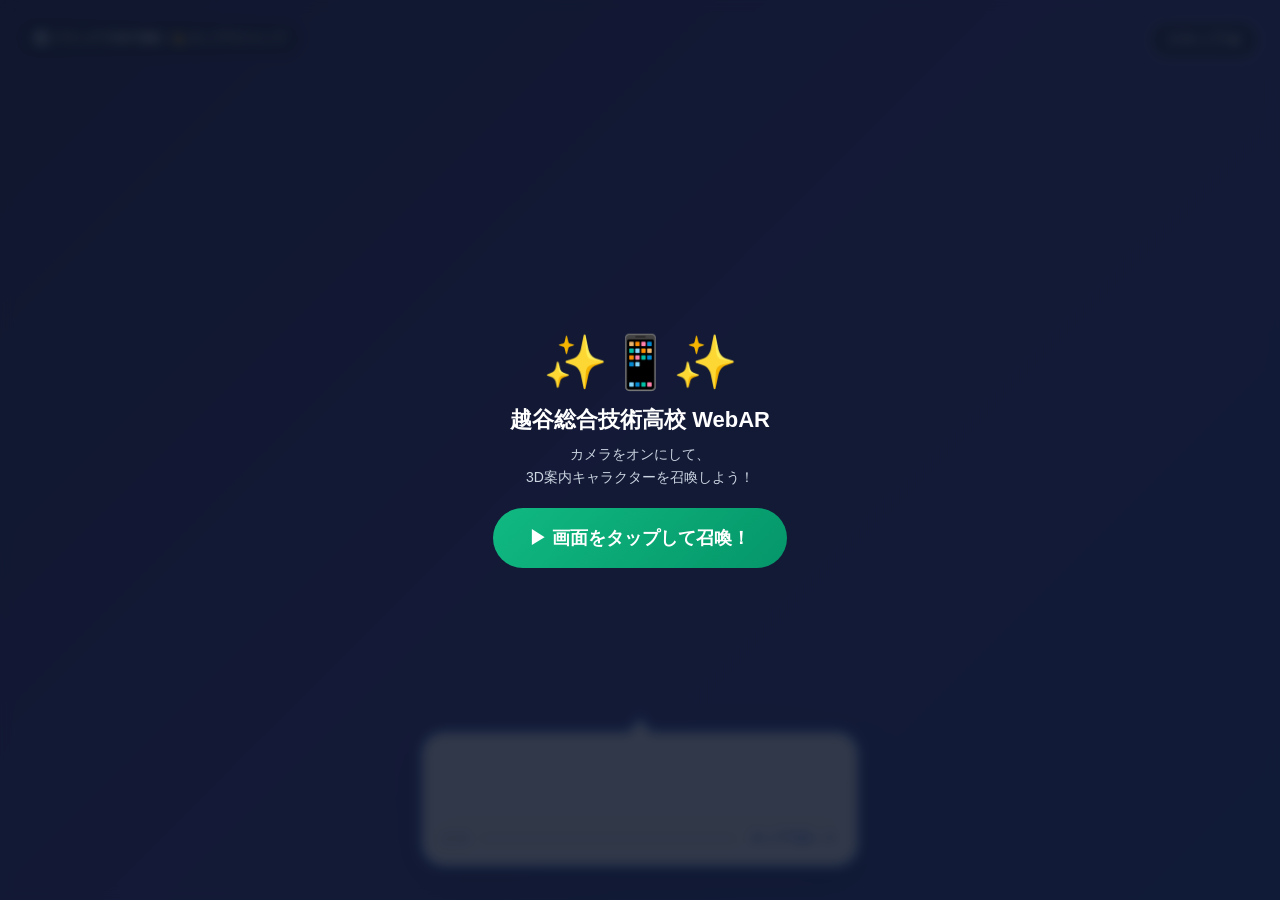
<file: index.html>
<!DOCTYPE html>
<html lang="ja">
<head>
    <meta charset="utf-8">
    <meta name="viewport" content="width=device-width, initial-scale=1.0, maximum-scale=1.0, user-scalable=no">
    <title>AR コシソウGO - ようこそ！</title>
    <script src="https://aframe.io/releases/1.4.2/aframe.min.js"></script>
    <style>
        * {
            box-sizing: border-box;
            margin: 0;
            padding: 0;
            -webkit-tap-highlight-color: transparent;
            font-family: 'Hiragino Kaku Gothic ProN', 'Meiryo', sans-serif;
        }

        html, body {
            width: 100vw;
            height: 100vh;
            height: 100dvh;
            overflow: hidden;
            background: linear-gradient(135deg, #1e1b4b 0%, #312e81 50%, #1e3a8a 100%);
        }

        /* 背面カメラ映像 */
        #camera-bg {
            position: fixed;
            top: 0; left: 0;
            width: 100vw; height: 100vh; height: 100dvh;
            object-fit: cover;
            z-index: 1;
        }

        /* 出現・突撃時のフラッシュ演出 */
        #summon-flash {
            position: fixed;
            top: 0; left: 0;
            width: 100vw; height: 100vh; height: 100dvh;
            background: radial-gradient(circle, rgba(255,255,255,1) 0%, rgba(186,230,253,0.9) 100%);
            opacity: 0;
            pointer-events: none;
            z-index: 250;
            transition: opacity 0.35s ease-out;
        }

        /* カメラ許可ボタン */
        #tap-to-start {
            position: fixed;
            top: 0; left: 0;
            width: 100vw; height: 100vh; height: 100dvh;
            background: rgba(15, 23, 42, 0.85);
            backdrop-filter: blur(6px);
            z-index: 300;
            display: flex;
            flex-direction: column;
            align-items: center;
            justify-content: center;
            color: #ffffff;
            text-align: center;
            padding: 24px;
            cursor: pointer;
        }

        .pulse-btn {
            background: linear-gradient(135deg, #10b981, #059669);
            color: white;
            border: none;
            border-radius: 30px;
            padding: 18px 36px;
            font-size: 18px;
            font-weight: 800;
            box-shadow: 0 0 0 0 rgba(16, 185, 129, 0.7);
            animation: pulse 1.8s infinite;
            margin-top: 20px;
        }

        @keyframes pulse {
            0%   { box-shadow: 0 0 0 0 rgba(16, 185, 129, 0.7); }
            70%  { box-shadow: 0 0 0 18px rgba(16, 185, 129, 0); }
            100% { box-shadow: 0 0 0 0 rgba(16, 185, 129, 0); }
        }

        /* A-Frame 3D空間 */
        a-scene {
            position: fixed !important;
            top: 0; left: 0;
            width: 100vw !important; height: 100vh !important; height: 100dvh !important;
            z-index: 2;
        }

        /* 3D操作ヒントバッジ */
        .rotate-hint {
            position: fixed;
            top: 22px;
            left: 20px;
            z-index: 150;
            background: rgba(15, 23, 42, 0.65);
            color: #f8fafc;
            padding: 8px 14px;
            border-radius: 20px;
            font-size: 12px;
            font-weight: 700;
            backdrop-filter: blur(4px);
            pointer-events: none;
        }

        /* 右上のスキップボタン */
        .skip-btn {
            position: fixed;
            top: 20px;
            right: 20px;
            z-index: 200;
            background: rgba(15, 23, 42, 0.72);
            color: #ffffff;
            border: 1.5px solid rgba(255, 255, 255, 0.85);
            padding: 10px 18px;
            border-radius: 24px;
            font-size: 14px;
            font-weight: 800;
            text-decoration: none;
            backdrop-filter: blur(4px);
        }

        /* 吹き出しエリア */
        .dialogue-wrapper {
            position: fixed;
            bottom: 32px;
            left: 50%;
            transform: translateX(-50%);
            width: 92%;
            max-width: 440px;
            z-index: 150;
            cursor: pointer;
            transition: opacity 0.25s ease;
        }

        .speech-bubble {
            position: relative;
            background: rgba(255, 255, 255, 0.96);
            border: 3.5px solid #3b82f6;
            border-radius: 24px;
            padding: 22px 20px 18px;
            box-shadow: 0 14px 35px rgba(0, 0, 0, 0.3);
            color: #1e293b;
        }

        .speech-bubble::before {
            content: "";
            position: absolute;
            top: -18px;
            left: 50%;
            transform: translateX(-50%);
            border-width: 0 14px 18px 14px;
            border-style: solid;
            border-color: transparent transparent #3b82f6 transparent;
        }
        .speech-bubble::after {
            content: "";
            position: absolute;
            top: -13px;
            left: 50%;
            transform: translateX(-50%);
            border-width: 0 11px 14px 11px;
            border-style: solid;
            border-color: transparent transparent #ffffff transparent;
        }

        .speaker-badge {
            position: absolute;
            top: -15px;
            left: 18px;
            background: linear-gradient(135deg, #2563eb, #1d4ed8);
            color: #ffffff;
            font-size: 12px;
            font-weight: 800;
            padding: 4px 14px;
            border-radius: 14px;
            box-shadow: 0 4px 10px rgba(37, 99, 235, 0.35);
        }

        .dialogue-text {
            font-size: 16px;
            font-weight: 700;
            line-height: 1.65;
            min-height: 54px;
            color: #0f172a;
        }

        .dialogue-footer {
            display: flex;
            align-items: center;
            justify-content: space-between;
            margin-top: 12px;
            padding-top: 8px;
            border-top: 1px solid #e2e8f0;
            font-size: 12px;
            color: #64748b;
            font-weight: 700;
        }

        .progress-track {
            flex: 1;
            height: 5px;
            background: #e2e8f0;
            border-radius: 4px;
            overflow: hidden;
            margin: 0 12px;
        }

        .progress-fill {
            height: 100%;
            width: 0%;
            background: #3b82f6;
            border-radius: 4px;
        }

        .next-arrow {
            color: #2563eb;
            animation: bounceArrow 0.8s infinite alternate;
        }

        @keyframes bounceArrow {
            0%   { transform: translateY(0); }
            100% { transform: translateY(3px); }
        }
    </style>
</head>
<body>

    <video id="camera-bg" autoplay playsinline muted></video>
    <div id="summon-flash"></div>

    <div id="tap-to-start" onclick="startIntroExperience()">
        <div style="font-size: 52px; margin-bottom: 12px;">✨📱✨</div>
        <h2 style="font-size: 22px; margin-bottom: 8px;">越谷総合技術高校 WebAR</h2>
        <p style="font-size: 14px; color: #cbd5e1; line-height: 1.6;">
            カメラをオンにして、<br>3D案内キャラクターを召喚しよう！
        </p>
        <button class="pulse-btn">▶ 画面をタップして召喚！</button>
    </div>

    <div class="rotate-hint">🔄 ドラッグで360°回転 / 👆 タップでジャンプ</div>
    <a href="./vps.html" class="skip-btn">スキップ ⏭</a>

    <!-- 3D空間 -->
    <a-scene
        id="intro-scene"
        embedded
        renderer="alpha: true; colorManagement: true; antialias: true;"
        vr-mode-ui="enabled: false"
        device-orientation-permission-ui="enabled: false">

        <a-camera position="0 1.4 4.2" look-controls="enabled: false"></a-camera>

        <a-entity light="type: ambient; color: #ffffff; intensity: 1.15;"></a-entity>
        <a-entity light="type: directional; color: #ffffff; intensity: 1.6;" position="2.5 4 3"></a-entity>
        <a-entity light="type: directional; color: #38bdf8; intensity: 0.9;" position="-3 1.5 -2"></a-entity>

        <!-- キャラクター全体グループ -->
        <a-entity id="char-wrapper" position="0 1.15 -4" rotation="0 0 0" scale="0.01 0.01 0.01">
            <a-entity
                id="guide-char"
                gltf-model="maya/syougyou3.glb"
                position="0 0 0"
                scale="0.55 0.55 0.55">
            </a-entity>
            <a-entity id="fx-container" position="0 0.3 0"></a-entity>
        </a-entity>

        <!-- 足元の光の魔法陣 -->
        <a-ring
            id="magic-ring-outer"
            position="0 0.66 0"
            rotation="-90 0 0"
            radius-inner="0.72"
            radius-outer="0.82"
            material="color: #38bdf8; opacity: 0.85; transparent: true; shader: flat;"
            animation="property: rotation; from: -90 0 0; to: -90 360 0; dur: 4000; loop: true; easing: linear">
        </a-ring>
        <a-ring
            id="magic-ring-inner"
            position="0 0.67 0"
            rotation="-90 0 0"
            radius-inner="0.45"
            radius-outer="0.52"
            material="color: #facc15; opacity: 0.8; transparent: true; shader: flat;"
            animation="property: rotation; from: -90 360 0; to: -90 0 0; dur: 2800; loop: true; easing: linear">
        </a-ring>
    </a-scene>

    <!-- 吹き出し -->
    <div class="dialogue-wrapper" id="dialogue-wrapper" onclick="handleBubbleTap()">
        <div class="speech-bubble">
            <div class="dialogue-text" id="dialogue-text"></div>
            <div class="dialogue-footer">
                <span id="page-indicator">1 / 4</span>
                <div class="progress-track">
                    <div class="progress-fill" id="progress-fill"></div>
                </div>
                <span class="next-arrow" id="next-label">タップで次へ ▼</span>
            </div>
        </div>
    </div>

<script>
    const scripts = [
        "ジャジャーン！！越谷総合技術高校へようこそ！\nぼくが「AR コシソウGO」の案内をするよ！",
        "「AR（拡張現実）」っていうのは、今映っている現実のカメラに、こうして3Dのキャラが目の前に飛び出してくる技術なんだ！",
        "ぼくのことも指でスワイプすると360度ぐるぐる回せるよ！裏側まで立体になっているのがわかるかな？",
        "準備はいいかな？それじゃあ、さっそく体験画面へ出発しよう！"
    ];

    const charWrapper = document.getElementById('char-wrapper');
    const charEl = document.getElementById('guide-char');
    const fxContainer = document.getElementById('fx-container');
    const dialogueWrapper = document.getElementById('dialogue-wrapper');
    const textEl = document.getElementById('dialogue-text');
    const pageEl = document.getElementById('page-indicator');
    const progressEl = document.getElementById('progress-fill');
    const nextLabelEl = document.getElementById('next-label');

    let currentIndex = 0;
    let charTimer = null;
    let autoNextTimer = null;
    let talkBounceTimer = null;
    let isTyping = false;
    let hasStarted = false;
    let isTransitioning = false;
    let audioCtx = null;
    let rotY = 0;

    async function openAnyCamera() {
        const videoEl = document.getElementById('camera-bg');
        try {
            const stream = await navigator.mediaDevices.getUserMedia({
                video: { facingMode: { ideal: 'environment' } },
                audio: false
            });
            videoEl.srcObject = stream;
            await videoEl.play();
            return true;
        } catch (e1) {
            try {
                const fallbackStream = await navigator.mediaDevices.getUserMedia({
                    video: true,
                    audio: false
                });
                videoEl.srcObject = fallbackStream;
                await videoEl.play();
                return true;
            } catch (e2) {
                return false;
            }
        }
    }

    function playSummonSound() {
        try {
            if (!audioCtx) audioCtx = new (window.AudioContext || window.webkitAudioContext)();
            if (audioCtx.state === 'suspended') audioCtx.resume();

            const now = audioCtx.currentTime;
            const freqs = [523.25, 659.25, 783.99, 1046.50];
            freqs.forEach((f, idx) => {
                const osc = audioCtx.createOscillator();
                const gain = audioCtx.createGain();
                osc.type = 'triangle';
                osc.frequency.setValueAtTime(f, now + idx * 0.06);
                gain.gain.setValueAtTime(0.14, now + idx * 0.06);
                gain.gain.exponentialRampToValueAtTime(0.001, now + idx * 0.06 + 0.35);
                osc.connect(gain);
                gain.connect(audioCtx.destination);
                osc.start(now + idx * 0.06);
                osc.stop(now + idx * 0.06 + 0.35);
            });
        } catch (e) {}
    }

    // カメラへ飛び込むときのヒューン！というワープ音
    function playWarpRushSound() {
        try {
            if (!audioCtx) audioCtx = new (window.AudioContext || window.webkitAudioContext)();
            if (audioCtx.state === 'suspended') audioCtx.resume();

            const now = audioCtx.currentTime;
            const osc = audioCtx.createOscillator();
            const gain = audioCtx.createGain();
            osc.type = 'sine';
            osc.frequency.setValueAtTime(320, now);
            osc.frequency.exponentialRampToValueAtTime(1400, now + 0.45);
            gain.gain.setValueAtTime(0.16, now);
            gain.gain.exponentialRampToValueAtTime(0.01, now + 0.48);
            osc.connect(gain);
            gain.connect(audioCtx.destination);
            osc.start(now);
            osc.stop(now + 0.5);
        } catch (e) {}
    }

    function playVoiceBlip() {
        try {
            if (!audioCtx) audioCtx = new (window.AudioContext || window.webkitAudioContext)();
            if (audioCtx.state === 'suspended') audioCtx.resume();

            const osc = audioCtx.createOscillator();
            const gain = audioCtx.createGain();
            osc.type = 'sine';
            osc.frequency.setValueAtTime(520 + Math.random() * 140, audioCtx.currentTime);
            gain.gain.setValueAtTime(0.05, audioCtx.currentTime);
            gain.gain.exponentialRampToValueAtTime(0.001, audioCtx.currentTime + 0.045);
            osc.connect(gain);
            gain.connect(audioCtx.destination);
            osc.start();
            osc.stop(audioCtx.currentTime + 0.045);
        } catch (e) {}
    }

    function burstStars(count = 14) {
        const colors = ['#facc15', '#38bdf8', '#f472b6', '#4ade80', '#ffffff'];
        for (let i = 0; i < count; i++) {
            const star = document.createElement('a-octahedron');
            const angle = (Math.PI * 2 * i) / count + Math.random() * 0.4;
            const dist = 1.0 + Math.random() * 0.9;
            const endX = Math.cos(angle) * dist;
            const endY = -0.2 + Math.random() * 1.3;
            const endZ = Math.sin(angle) * dist;

            star.setAttribute('radius', '0.09');
            star.setAttribute('color', colors[i % colors.length]);
            star.setAttribute('material', 'shader: flat; opacity: 1; transparent: true;');
            star.setAttribute('position', '0 0 0');
            star.setAttribute('animation__move', {
                property: 'position',
                from: '0 0 0',
                to: `${endX} ${endY} ${endZ}`,
                dur: 650,
                easing: 'easeOutQuad'
            });
            star.setAttribute('animation__fade', {
                property: 'material.opacity',
                from: 1,
                to: 0,
                dur: 650
            });
            star.setAttribute('animation__spin', {
                property: 'rotation',
                from: '0 0 0',
                to: '360 360 0',
                dur: 650
            });

            fxContainer.appendChild(star);
            setTimeout(() => { if (star.parentNode) star.parentNode.removeChild(star); }, 680);
        }
    }

    function playSummonEntrance() {
        playSummonSound();
        const flash = document.getElementById('summon-flash');
        flash.style.opacity = '0.9';
        setTimeout(() => { flash.style.opacity = '0'; }, 120);

        charWrapper.setAttribute('animation__zoom', {
            property: 'scale',
            from: '0.01 0.01 0.01',
            to: '1 1 1',
            dur: 650,
            easing: 'easeOutBack'
        });
        charWrapper.setAttribute('animation__flyin', {
            property: 'position',
            from: '0 2.6 -5',
            to: '0 1.15 0',
            dur: 650,
            easing: 'easeOutBack'
        });
        charEl.setAttribute('animation__entryspin', {
            property: 'rotation',
            from: '0 -720 0',
            to: '0 0 0',
            dur: 700,
            easing: 'easeOutCubic'
        });

        setTimeout(() => {
            burstStars(18);
            charEl.removeAttribute('animation__entryspin');
            charEl.setAttribute('animation__sway', {
                property: 'rotation',
                from: '0 -24 0',
                to: '0 24 0',
                dir: 'alternate',
                dur: 2000,
                loop: true,
                easing: 'easeInOutSine'
            });
        }, 660);
    }

    function triggerLineAction(index) {
        if (index === 1) {
            burstStars(10);
            charWrapper.setAttribute('animation__lean', {
                property: 'position',
                from: '0 1.15 0',
                to: '0 1.22 1.35',
                dur: 450,
                dir: 'alternate',
                loop: 1,
                easing: 'easeOutBack'
            });
        } else if (index === 2) {
            burstStars(10);
            charEl.removeAttribute('animation__sway');
            charEl.setAttribute('animation__turn360', {
                property: 'rotation',
                from: '0 0 0',
                to: '0 360 0',
                dur: 850,
                easing: 'easeInOutBack'
            });
            setTimeout(() => {
                charEl.removeAttribute('animation__turn360');
                charEl.setAttribute('animation__sway', {
                    property: 'rotation',
                    from: '0 -24 0',
                    to: '0 24 0',
                    dir: 'alternate',
                    dur: 2000,
                    loop: true,
                    easing: 'easeInOutSine'
                });
            }, 870);
        } else if (index === 3) {
            // 「出発しよう！」の瞬間に軽く身構えてワクワクジャンプ
            burstStars(14);
            charWrapper.setAttribute('animation__readyjump', {
                property: 'position',
                from: '0 1.15 0',
                to: '0 1.45 0.3',
                dur: 240,
                dir: 'alternate',
                loop: 1,
                easing: 'easeOutQuad'
            });
        }
    }

    // カメラの裏側（Z=5.6）まで一気に突っ込んで画面遷移する演出
    function launchThroughCameraToVps() {
        if (isTransitioning) return;
        isTransitioning = true;

        clearInterval(charTimer);
        clearTimeout(autoNextTimer);
        clearInterval(talkBounceTimer);

        playWarpRushSound();
        burstStars(24);

        // 吹き出しをフェードアウト
        dialogueWrapper.style.opacity = '0';

        // 正面向きに戻してカメラ（Z=4.2）の真後ろ（Z=5.6）へ猛ダッシュ！
        charWrapper.setAttribute('rotation', '0 0 0');
        charEl.removeAttribute('animation__sway');
        charEl.setAttribute('rotation', '0 0 0');

        charWrapper.setAttribute('animation__charge', {
            property: 'position',
            from: '0 1.15 0',
            to: '0 1.35 5.6',
            dur: 520,
            easing: 'easeInQuad'
        });

        charWrapper.setAttribute('animation__charge_scale', {
            property: 'scale',
            from: '1 1 1',
            to: '2.2 2.2 2.2',
            dur: 520,
            easing: 'easeInQuad'
        });

        // 視点を通過する瞬間にホワイトアウトフラッシュ
        const flash = document.getElementById('summon-flash');
        setTimeout(() => {
            flash.style.transition = 'opacity 0.22s ease-in';
            flash.style.opacity = '1';
        }, 320);

        // 完全に通り抜けた瞬間に vps.html へ移動
        setTimeout(() => {
            window.location.href = './vps.html';
        }, 560);
    }

    function setTalkingAnimation(talking) {
        clearInterval(talkBounceTimer);
        if (talking) {
            let up = false;
            talkBounceTimer = setInterval(() => {
                up = !up;
                charEl.setAttribute('position', up ? '0 0.08 0' : '0 0 0');
            }, 125);
        } else {
            charEl.setAttribute('position', '0 0 0');
        }
    }

    function playLine(index) {
        clearInterval(charTimer);
        clearTimeout(autoNextTimer);

        currentIndex = index;
        if (index > 0) triggerLineAction(index);

        const fullText = scripts[index];
        pageEl.textContent = `${index + 1} / ${scripts.length}`;
        nextLabelEl.textContent = (index === scripts.length - 1) ? '出発する！ ▶' : 'タップで次へ ▼';

        progressEl.style.transition = 'none';
        progressEl.style.width = '0%';

        textEl.innerHTML = '';
        isTyping = true;
        setTalkingAnimation(true);

        let i = 0;
        charTimer = setInterval(() => {
            if (i < fullText.length) {
                const ch = fullText[i];
                textEl.innerHTML += (ch === '\n') ? '<br>' : ch;
                if (i % 2 === 0 && ch !== ' ' && ch !== '\n') {
                    playVoiceBlip();
                }
                i++;
            } else {
                finishLineTyping();
            }
        }, 50);
    }

    function finishLineTyping() {
        clearInterval(charTimer);
        isTyping = false;
        setTalkingAnimation(false);

        textEl.innerHTML = scripts[currentIndex].replace(/\n/g, '<br>');

        // 最後のセリフは余韻を短め（1.2秒）にしてすぐ突進演出へ！
        const waitMs = (currentIndex === scripts.length - 1) ? 1200 : 2500;
        requestAnimationFrame(() => {
            progressEl.style.transition = `width ${waitMs}ms linear`;
            progressEl.style.width = '100%';
        });

        autoNextTimer = setTimeout(() => {
            goNextStep();
        }, waitMs);
    }

    function goNextStep() {
        if (currentIndex + 1 < scripts.length) {
            playLine(currentIndex + 1);
        } else {
            launchThroughCameraToVps();
        }
    }

    function handleBubbleTap() {
        if (!hasStarted || isTransitioning) return;
        if (isTyping) {
            finishLineTyping();
        } else {
            clearTimeout(autoNextTimer);
            goNextStep();
        }
    }

    let isDragging = false;
    let moved = false;
    let prevX = 0;

    document.addEventListener('touchstart', (e) => {
        if (isTransitioning || e.target.closest('.dialogue-wrapper') || e.target.closest('.skip-btn') || e.target.closest('#tap-to-start')) return;
        isDragging = true;
        moved = false;
        prevX = e.touches[0].clientX;
    }, { passive: true });

    document.addEventListener('touchmove', (e) => {
        if (!isDragging || isTransitioning) return;
        const dx = e.touches[0].clientX - prevX;
        if (Math.abs(dx) > 4) moved = true;
        rotY += dx * 0.85;
        charWrapper.setAttribute('rotation', `0 ${rotY} 0`);
        prevX = e.touches[0].clientX;
    }, { passive: true });

    document.addEventListener('touchend', (e) => {
        if (isTransitioning || e.target.closest('.dialogue-wrapper') || e.target.closest('.skip-btn') || e.target.closest('#tap-to-start')) return;
        if (isDragging && !moved) {
            burstStars(12);
            charWrapper.setAttribute('animation__tapjump', {
                property: 'position',
                from: '0 1.15 0',
                to: '0 1.75 0',
                dur: 220,
                dir: 'alternate',
                loop: 1,
                easing: 'easeOutQuad'
            });
        }
        isDragging = false;
    });

    document.addEventListener('mousedown', (e) => {
        if (isTransitioning || e.target.closest('.dialogue-wrapper') || e.target.closest('.skip-btn') || e.target.closest('#tap-to-start')) return;
        isDragging = true;
        moved = false;
        prevX = e.clientX;
    });

    document.addEventListener('mousemove', (e) => {
        if (!isDragging || isTransitioning) return;
        const dx = e.clientX - prevX;
        if (Math.abs(dx) > 4) moved = true;
        rotY += dx * 0.85;
        charWrapper.setAttribute('rotation', `0 ${rotY} 0`);
        prevX = e.clientX;
    });

    document.addEventListener('mouseup', (e) => {
        if (isTransitioning || e.target.closest('.dialogue-wrapper') || e.target.closest('.skip-btn') || e.target.closest('#tap-to-start')) return;
        if (isDragging && !moved) {
            burstStars(12);
            charWrapper.setAttribute('animation__tapjump', {
                property: 'position',
                from: '0 1.15 0',
                to: '0 1.75 0',
                dur: 220,
                dir: 'alternate',
                loop: 1,
                easing: 'easeOutQuad'
            });
        }
        isDragging = false;
    });

    async function startIntroExperience() {
        if (hasStarted) return;
        hasStarted = true;

        document.getElementById('tap-to-start').style.display = 'none';

        try {
            if (!audioCtx) audioCtx = new (window.AudioContext || window.webkitAudioContext)();
        } catch (e) {}

        await openAnyCamera();
        playSummonEntrance();
        playLine(0);
    }

    window.addEventListener('DOMContentLoaded', async () => {
        const camOk = await openAnyCamera();
        if (camOk) {
            hasStarted = true;
            document.getElementById('tap-to-start').style.display = 'none';
            playSummonEntrance();
            playLine(0);
        }
    });
</script>
</body>
</html>
</file>
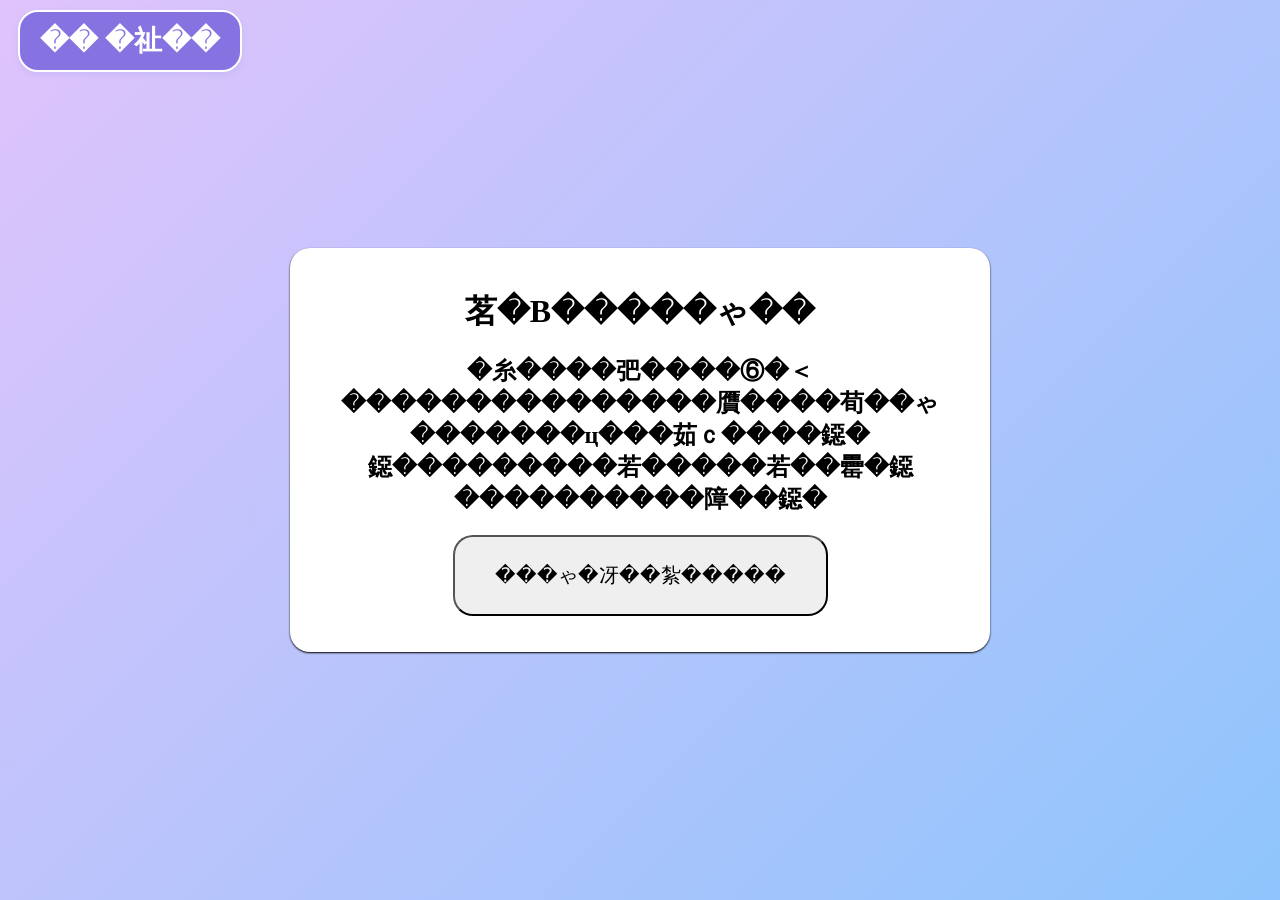
<file: form.html>
<html> 
<head>
    <meta name="viewport" content="width=device-width, initial-scale=1.0">
	<meta http-equiv="Content-Type" content="text/html:charset=EUC-JP">
    <title>クイズ</title>
    <style>

        .back-btn {
            position: fixed;
             top: 10px;
            left: 18px;

            padding: 10px 20px;

            background-color: #8672e0;
            color: white;

            font-size: 28px;
            font-weight: bold;

            text-decoration: none;

            border: 2px solid white;
            border-radius: 20px;

            box-shadow: 0 3px 6px rgba(164, 165, 243, 0.3);
        }
        .next-btn{
            border-radius: 20px;
            padding: 25px 40px;
            text-decoration: none;
            font-size: 20px;
        }
        body {
            
            text-align: center;
            min-height: 100vh;
            margin: 0;
            background: linear-gradient(135deg, #e0c3fc 0%, #8ec5fc 100%);
            min-height: 100vh;
            display: flex;
            justify-content: center;
            align-items: center;
        }
        .box {
            background-color: white;
            border-radius: 20px;
            padding: 20px;
            width: 80%;
            max-width: 700px;
            margin: 30px auto;
            box-sizing: border-box;
            box-shadow: 0 1px 2px black;
        }
        /* スマホ向けのサイズ調整 */
        @media (max-width: 600px) {
          body {
            font-size: 16px;
          }

          h1 {
            font-size: 24px;
          }

          p {
          font-size: 16px;
          line-height: 1.5;
          }

          button {
          font-size: 18px;
          padding: 10px 16px;
          min-height: 44px;
          }

          a {
            font-size: 16px;
          }
        }
    </style>

</head>
<body style="margin: 0px; overflow: hidden;">
    <div class="box">
    <h1>謎解きクイズ</h1>
    <h2>画像を頼りに学校のどこかにある場所を見つけそこで謎を解こう！<br>１問目はホームルーム棟１階にあります！
    </h2>
    <form action="quiz.html">
    <button type="submit" class="next-btn">クイズを始める</button>
    </form>
    </div>
    <a href="menu.html" class="back-btn">← 戻る</a>
</body>
</html>
</file>
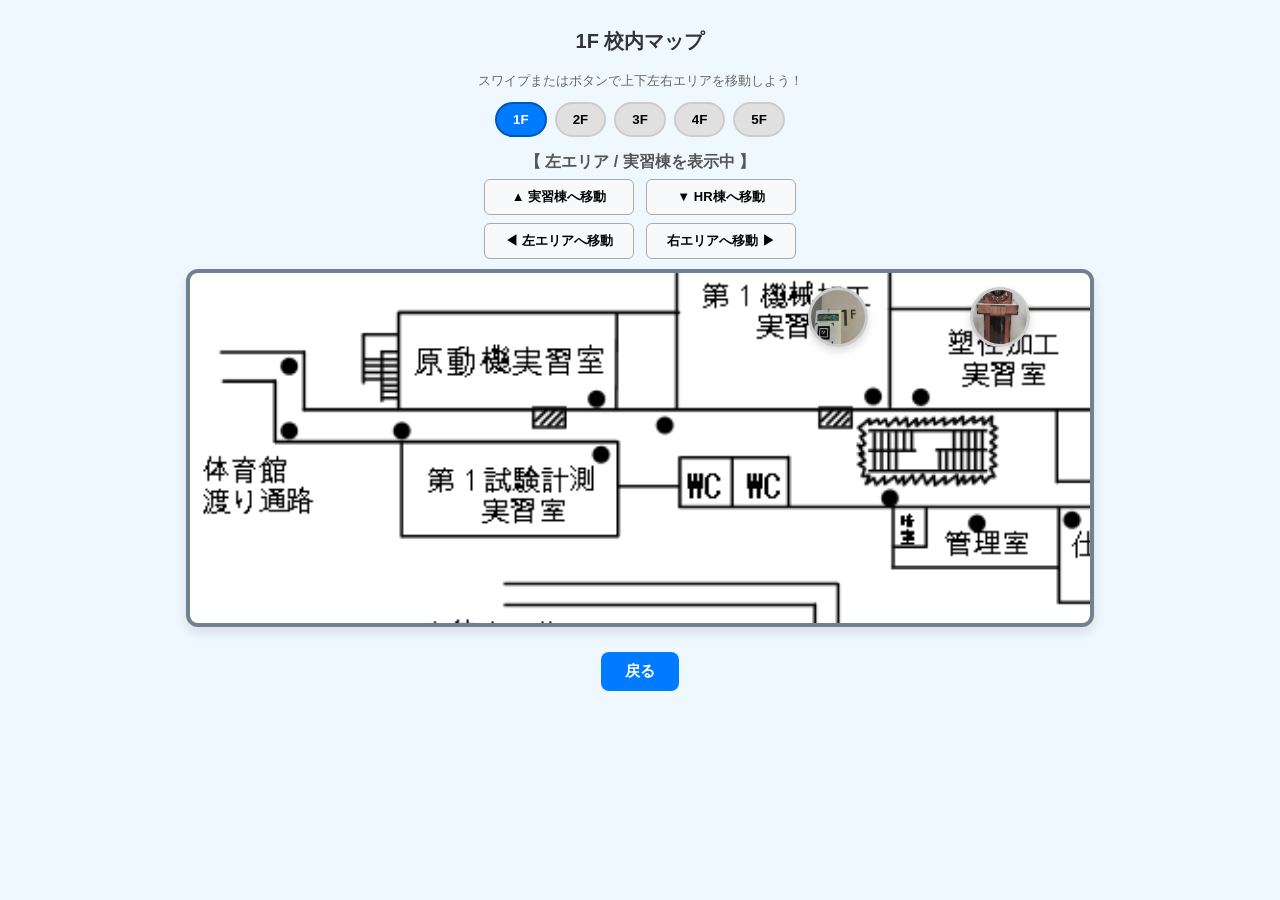
<file: map.html>
<!DOCTYPE html>
<html lang="ja">
<head>
    <meta charset="UTF-8">
    <meta name="viewport" content="width=device-width, initial-scale=1.0">
    <title>ARスタンプラリー - 校内マップ</title>
    
    <link rel="stylesheet" href="map.css?v=5">
</head>
<body>

    <!-- ヘッダーエリア（右上ミニサムネイルバッジ） -->
    <div class="header-container">
        <h1 id="floorTitle">1F 校内マップ</h1>
        <!-- 右上に表示されるカードのミニサムネイル -->
        <div id="completeBadge" class="complete-badge-thumb" onclick="openCompleteModal()" style="display: none;">
            <img src="校内画像/card.png" alt="Card Thumb" class="badge-img">
        </div>
    </div>    
    <p>スワイプまたはボタンで上下左右エリアを移動しよう！</p>

    <!-- 階数切り替えボタン -->
    <div class="floor-selector">
        <button class="floor-btn active" onclick="switchFloor(1)">1F</button>
        <button class="floor-btn" onclick="switchFloor(2)">2F</button>
        <button class="floor-btn" onclick="switchFloor(3)">3F</button>
        <button class="floor-btn" onclick="switchFloor(4)">4F</button>
        <button class="floor-btn" onclick="switchFloor(5)">5F</button>
    </div>

    <!-- 上下左右エリア切替インジケーター & ボタン -->
    <div class="area-control">
        <div id="areaLabel" class="area-indicator">【 左エリア / 実習棟を表示中 】</div>
        
        <div class="area-btn-group">
            <button class="area-btn btn-up" onclick="setYAreaView(false)">▲ 実習棟へ移動</button>
            <button class="area-btn btn-down" onclick="setYAreaView(true)">▼ HR棟へ移動</button>
            <button class="area-btn btn-left" onclick="setXAreaView(false)">◀ 左エリアへ移動</button>
            <button class="area-btn btn-right" onclick="setXAreaView(true)">右エリアへ移動 ▶</button>
        </div>
    </div>

    <!-- 全体マップエリア -->
    <div id="mapContainer" class="map-container floor-1f">
        <div class="map-content">
            <img id="mapImage" src="マップ画像/１F文字入り.png" alt="平面図" class="map-image">

            <div class="map-overlay">
                <!-- 1Fのピン群 -->
                <div id="floor-1" class="floor-layer active">
                    <div id="stamp-a" class="stamp" style="top: 17%; left: 36%;" onclick="openModal('a')"></div>
                    <div id="stamp-b" class="stamp" style="top: 17%; left: 45%;" onclick="openModal('b')"></div>
                </div>

                <!-- 2Fのピン群 -->
                <div id="floor-2" class="floor-layer">
                    <div id="stamp-c" class="stamp" style="top: 15%; left: 34%;" onclick="openModal('c')"></div>
                    <div id="stamp-d" class="stamp" style="top: 19%; left: 73%;" onclick="openModal('d')"></div>
                </div>

                <!-- 3Fのピン群 -->
                <div id="floor-3" class="floor-layer">
                    <div id="stamp-e" class="stamp" style="top: 27%; left: 38%;" onclick="openModal('e')"></div>
                    <div id="stamp-f" class="stamp" style="top: 25%; left: 56%;" onclick="openModal('f')"></div>
                </div>

                <!-- 4Fのピン群 -->
                <div id="floor-4" class="floor-layer">
                    <div id="stamp-g" class="stamp" style="top: 15%; left: 39%;" onclick="openModal('g')"></div>
                    <div id="stamp-h" class="stamp" style="top: 3%; left: 55%;" onclick="openModal('h')"></div>
                </div>

                <!-- 5Fのピン群 -->
                <div id="floor-5" class="floor-layer">
                    <div id="stamp-i" class="stamp" style="top: 19%; left: 38%;" onclick="openModal('i')"></div>
                    <div id="stamp-j" class="stamp" style="top: 14%; left: 55%;" onclick="openModal('j')"></div>
                </div>
            </div>
        </div>
    </div>

    <!-- 戻るボタン -->
    <div>
        <a href="index.html" class="btn-back">戻る</a>
    </div>

    <!-- スタンプ詳細モーダル -->
    <div id="stampModal" class="stamp-modal-overlay">
        <div class="stamp-modal-card">
            <div class="modal-close-btn" onclick="closeModal()">×</div>
            <div id="modalTitle" class="modal-title">スポット</div>
            <div id="modalDesc" class="modal-desc">スタンプを3秒長押ししてGETしよう！</div>

            <div class="stamp-stage">
                <div id="modalStampSpot" class="modal-stamp-spot">未獲得</div>
                <div id="stampTool" class="stamp-tool"></div>
                <svg class="progress-ring" id="progressRing">
                    <circle id="progressCircle" cx="90" cy="90" r="72"></circle>
                </svg>
            </div>
        </div>
    </div>

    <!-- コンプリート表示ポップアップ -->
    <div id="completeModal" class="complete-modal-overlay">
        <div class="complete-modal-card">
            <div class="modal-close-btn" onclick="closeCompleteModal()">×</div>
            
            <div class="complete-illustration-single">
                <img src="校内画像/card.png" alt="コンプリートカード" class="complete-main-img">
            </div>

            <button class="btn-complete-close" onclick="closeCompleteModal()">閉じる</button>
        </div>
    </div>

    <script>
        const allStamps = ['a', 'b', 'c', 'd', 'e', 'f', 'g', 'h', 'i', 'j'];

        const stampImages = {
            'a': '校内画像/1f3.jpg',
            'b': '校内画像/時計.jpg',
            'c': '校内画像/2f3.jpg',
            'd': '校内画像/食物調理科２.jpg',
            'e': '校内画像/3f3.jpg',
            'f': '校内画像/服飾デザイン2.jpg',
            'g': '校内画像/4f2.jpg',
            'h': '校内画像/pit1.jpg',
            'i': '校内画像/5f(2).jpg',
            'j': '校内画像/流通経済2.jpg'
        };

        const spotNames = {
            'a': '1F スポットA', 'b': '1F スポットB',
            'c': '2F スポットC', 'd': '2F スポットD',
            'e': '3F スポットE', 'f': '3F スポットF',
            'g': '4F スポットG', 'h': '4F スポットH',
            'i': '5F スポットI', 'j': '5F スポットJ'
        };

        window.onload = function() {

            localStorage.setItem('stamp-g-flag','1');
            localStorage.setItem('stamp-h-flag','1');
            refreshMapStamps();
            setup2DSwipe();
            checkCompletionStatus();
        };

        function checkCompletionStatus() {
            const isCompleted = localStorage.getItem('stamp-complete-flag') === '1';
            const badge = document.getElementById('completeBadge');
            
            if (isCompleted && badge) {
                badge.style.display = 'inline-block';
            }
        }

        function openCompleteModal() {
            document.getElementById('completeModal').style.display = 'flex';
        }

        function closeCompleteModal() {
            document.getElementById('completeModal').style.display = 'none';
        }

        let isBottomView = false;
        let isRightView = false;

        function updateAreaView() {
            const container = document.getElementById('mapContainer');
            const label = document.getElementById('areaLabel');

            if (isBottomView) container.classList.add('view-bottom');
            else container.classList.remove('view-bottom');

            if (isRightView) container.classList.add('view-right');
            else container.classList.remove('view-right');

            const xText = isRightView ? '右エリア' : '左エリア';
            const yText = isBottomView ? 'HR棟' : '実習棟';

            if (container.classList.contains('floor-5f')) {
                label.textContent = `【 ${xText}を表示中 】`;
            } else {
                label.textContent = `【 ${xText} / ${yText}を表示中 】`;
            }
        }

        function setYAreaView(toBottom) {
            isBottomView = toBottom;
            updateAreaView();
        }

        function setXAreaView(toRight) {
            isRightView = toRight;
            updateAreaView();
        }

        function setup2DSwipe() {
            let touchStartX = 0, touchStartY = 0;
            let touchEndX = 0, touchEndY = 0;
            const container = document.getElementById('mapContainer');

            container.addEventListener('touchstart', e => {
                touchStartX = e.changedTouches[0].screenX;
                touchStartY = e.changedTouches[0].screenY;
            }, { passive: true });

            container.addEventListener('touchend', e => {
                touchEndX = e.changedTouches[0].screenX;
                touchEndY = e.changedTouches[0].screenY;
                handleSwipe();
            }, { passive: true });

            function handleSwipe() {
                const diffX = touchEndX - touchStartX;
                const diffY = touchEndY - touchStartY;
                const swipeThreshold = 30;

                if (Math.abs(diffY) > Math.abs(diffX)) {
                    if (diffY < -swipeThreshold) setYAreaView(true);
                    if (diffY > swipeThreshold)  setYAreaView(false);
                } 
                else {
                    if (diffX < -swipeThreshold) setXAreaView(true);
                    if (diffX > swipeThreshold)  setXAreaView(false);
                }
            }
        }

        function switchFloor(floorNum) {
            document.getElementById('floorTitle').textContent = `${floorNum}F 校内マップ`;

            const numKanji = ["０", "１", "２", "３", "４", "５"];
            document.getElementById('mapImage').src = `マップ画像/${numKanji[floorNum]}F文字入り.png`;

            const buttons = document.querySelectorAll('.floor-btn');
            buttons.forEach((btn, idx) => {
                if (idx + 1 === floorNum) btn.classList.add('active');
                else btn.classList.remove('active');
            });

            for (let i = 1; i <= 5; i++) {
                const layer = document.getElementById(`floor-${i}`);
                if (layer) {
                    if (i === floorNum) layer.classList.add('active');
                    else layer.classList.remove('active');
                }
            }

            const container = document.getElementById('mapContainer');
            container.classList.remove('floor-1f', 'floor-2f', 'floor-3f', 'floor-4f', 'floor-5f');
            container.classList.add(`floor-${floorNum}f`);

            isBottomView = false;
            isRightView = false;
            updateAreaView();
        }

function refreshMapStamps() {
    allStamps.forEach(id => {
        const el = document.getElementById(`stamp-${id}`);
        if (!el) return;

        const isDone = localStorage.getItem(`stamp-${id}-done`) === '1';
        const isReady = localStorage.getItem(`stamp-${id}-flag`) === '1';
        const imgUrl = stampImages[id];

        if (isDone) {
            // ★ 獲得済みは 肉球スタンプ（校内画像/完了スタンプ.png）を表示
            el.style.backgroundImage = "url('校内画像/完了スタンプ.png')";
            el.style.backgroundSize = 'contain';
            el.style.backgroundPosition = 'center';
            el.style.backgroundRepeat = 'no-repeat';
            el.classList.remove("ready");
            el.classList.add("active");
            el.innerHTML = "";
        } else if (isReady) {
            if (imgUrl) {
                el.style.backgroundImage = `url('${imgUrl}')`;
                el.style.backgroundSize = 'cover';
                el.style.backgroundPosition = 'center';
            }
            el.classList.remove("active");
            el.classList.add("ready");
            el.innerHTML = "";
        } else {
            if (imgUrl) {
                el.style.backgroundImage = `url('${imgUrl}')`;
                el.style.backgroundSize = 'cover';
                el.style.backgroundPosition = 'center';
            } else {
                el.style.backgroundImage = "none";
            }
            el.classList.remove("ready", "active");
        }
    });
}
        let currentStampKey = '';
        let progressInterval = null;
        let holdDuration = 0;
        const REQUIRED_TIME = 3000; 
        const CIRCLE_CIRCUMFERENCE = 452;

        const modal = document.getElementById('stampModal');
        const modalTitle = document.getElementById('modalTitle');
        const modalDesc = document.getElementById('modalDesc');
        const modalSpot = document.getElementById('modalStampSpot');
        const stampTool = document.getElementById('stampTool');
        const progressRing = document.getElementById('progressRing');
        const progressCircle = document.getElementById('progressCircle');

function openModal(typeKey) {
    currentStampKey = typeKey;
    modalTitle.textContent = spotNames[typeKey] || `スポット ${typeKey.toUpperCase()}`;
    modal.style.display = 'flex';

    const isDone = localStorage.getItem(`stamp-${typeKey}-done`) === '1';
    const isReady = localStorage.getItem(`stamp-${typeKey}-flag`) === '1';
    const imgUrl = stampImages[typeKey];

    modalSpot.className = 'modal-stamp-spot';
    modalSpot.style.animation = 'none';
    stampTool.style.display = 'none';
    stampTool.style.transform = 'none';
    stampTool.style.opacity = '1';
    progressRing.style.display = 'none';
    progressCircle.style.strokeDashoffset = CIRCLE_CIRCUMFERENCE;

    // ★ 毎回モーダルを開く際に文字テキストをクリアする（ここを追加）
    modalSpot.innerHTML = '';

    if (isDone) {
        // ★ 獲得済みは 肉球スタンプ（校内画像/完了スタンプ.png）を表示
        modalSpot.style.backgroundImage = "url('校内画像/完了スタンプ.png')";
        modalSpot.style.backgroundSize = 'contain';
        modalSpot.style.backgroundPosition = 'center';
        modalSpot.style.backgroundRepeat = 'no-repeat';
        modalSpot.classList.add('active');
        modalDesc.textContent = 'スタンプ獲得済みです！';
    } else if (isReady) {
        if (imgUrl) {
            modalSpot.style.backgroundImage = `url('${imgUrl}')`;
            modalSpot.style.backgroundSize = 'cover';
            modalSpot.style.backgroundPosition = 'center';
        }
        modalSpot.classList.add('ready');
        modalDesc.textContent = 'スタンプを3秒長押ししてGETしよう！';
        stampTool.style.display = 'flex';
        progressRing.style.display = 'block';
    } else {
        if (imgUrl) {
            modalSpot.style.backgroundImage = `url('${imgUrl}')`;
            modalSpot.style.backgroundSize = 'cover';
            modalSpot.style.backgroundPosition = 'center';
        } else {
            modalSpot.style.backgroundImage = 'none';
            // ★ imgUrl が指定されていない場合のみ「未獲得」テキストをセット
            modalSpot.innerHTML = '未獲得';
        }
        modalDesc.textContent = 'ARマーカーを読み取ると押せるようになります。';
    }
}
        function closeModal() {
            modal.style.display = 'none';
            resetPressing();
        }

        modalSpot.addEventListener('pointerdown', startPress);
        window.addEventListener('pointerup', cancelPress);
        window.addEventListener('pointercancel', cancelPress);

        function startPress(e) {
            if (!modalSpot.classList.contains('ready')) return;

            e.preventDefault();
            holdDuration = 0;
            modalSpot.classList.add('pressing');

            progressCircle.style.strokeDashoffset = CIRCLE_CIRCUMFERENCE;

            progressInterval = setInterval(() => {
                holdDuration += 100;
                let offset = CIRCLE_CIRCUMFERENCE - (CIRCLE_CIRCUMFERENCE * (holdDuration / REQUIRED_TIME));
                progressCircle.style.strokeDashoffset = Math.max(0, offset);

                if (holdDuration >= REQUIRED_TIME) {
                    completeStamp();
                }
            }, 100);
        }

        function cancelPress() {
            if (holdDuration < REQUIRED_TIME) resetPressing();
        }

        function resetPressing() {
            clearInterval(progressInterval);
            modalSpot.classList.remove('pressing');
            progressCircle.style.strokeDashoffset = CIRCLE_CIRCUMFERENCE;
            holdDuration = 0;
        }

        function completeStamp() {
            resetPressing();

            stampTool.style.transform = 'translate(-45px, 45px) scale(1.2)';

            setTimeout(() => {
                modalSpot.classList.remove('ready');
                modalSpot.classList.add('active');

                modalSpot.style.animation = 'popImpact 0.4s ease-out';
                modalDesc.textContent = 'スタンプを獲得しました！';
                stampTool.style.opacity = '0';
                progressRing.style.display = 'none';

                localStorage.setItem(`stamp-${currentStampKey}-done`, '1');
                refreshMapStamps();

                const doneCount = allStamps.filter(id => localStorage.getItem(`stamp-${id}-done`) === '1').length;
                
                if (doneCount === 10) {
                    localStorage.setItem('stamp-complete-flag', '1');
                    checkCompletionStatus();
                    
                    setTimeout(() => {
                        closeModal();
                        openCompleteModal();
                    }, 800);
                }
            }, 300);
        }
    </script>
</body>
</html>
</file>
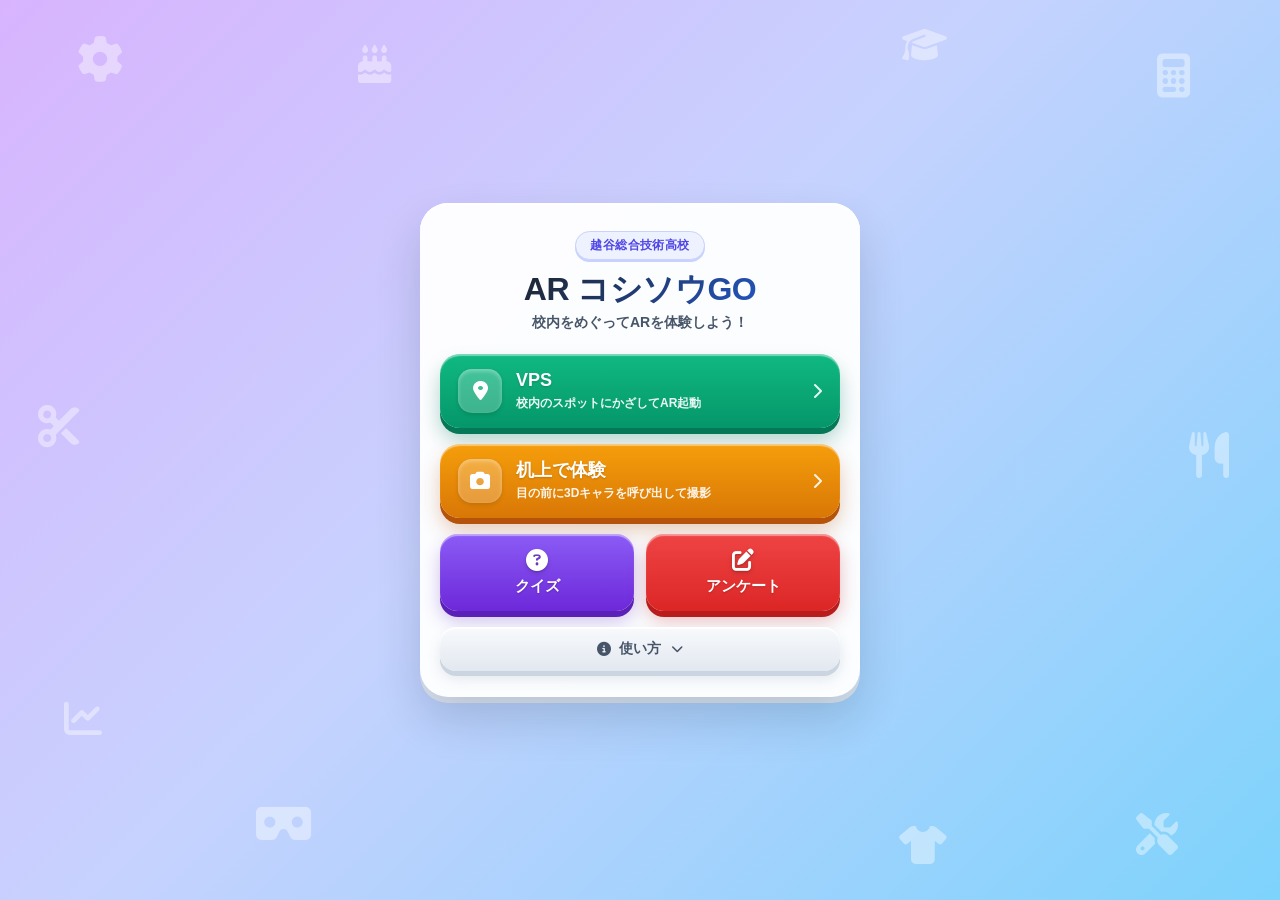
<file: menu.html>
<!DOCTYPE html>
<html lang="ja">
<head>
    <meta charset="UTF-8">
    <meta name="viewport" content="width=device-width, initial-scale=1.0, maximum-scale=1.0, user-scalable=no">
    <title>越総 ARナビ - AR コシソウGO</title>
    <link href="https://cdnjs.cloudflare.com/ajax/libs/font-awesome/6.4.0/css/all.min.css" rel="stylesheet">
    <style>
        * {
            box-sizing: border-box;
            margin: 0;
            padding: 0;
            -webkit-tap-highlight-color: transparent;
            font-family: -apple-system, BlinkMacSystemFont, 'Hiragino Kaku Gothic ProN', 'Hiragino Sans', Meiryo, sans-serif;
        }

        body {
            background: linear-gradient(135deg, #d8b4fe 0%, #c7d2fe 45%, #7dd3fc 100%);
            min-height: 100vh;
            min-height: 100dvh;
            display: flex;
            flex-direction: column;
            justify-content: center;
            align-items: center;
            padding: 16px;
            position: relative;
            overflow-x: hidden;
            overflow-y: auto;
            perspective: 1000px;
        }

        /* 浮遊背景パーツ（5学科モチーフ） */
        .bg-decorations {
            position: fixed;
            inset: 0;
            pointer-events: none;
            z-index: 0;
        }

        .decor-item {
            position: absolute;
            color: rgba(255, 255, 255, 0.42);
            animation: float 6s ease-in-out infinite alternate;
        }

        .item-kougyou1    { top: 4%; left: 6%; animation-delay: 0s; font-size: 46px; }
        .item-kougyou2    { bottom: 5%; right: 8%; animation-delay: 2s; font-size: 42px; }
        .item-shougyou1   { top: 6%; right: 7%; animation-delay: 1s; font-size: 44px; }
        .item-shougyou2   { bottom: 18%; left: 5%; animation-delay: 3s; font-size: 38px; }
        .item-fukushoku1  { top: 45%; left: 3%; animation-delay: 1.5s; font-size: 42px; }
        .item-fukushoku2  { bottom: 4%; right: 26%; animation-delay: 0.5s; font-size: 38px; }
        .item-shokumotsu1 { top: 48%; right: 4%; animation-delay: 2.5s; font-size: 46px; }
        .item-shokumotsu2 { top: 5%; left: 28%; animation-delay: 1.8s; font-size: 38px; }
        .item-ar1         { bottom: 6%; left: 20%; animation-delay: 0.8s; font-size: 44px; }
        .item-ar2         { top: 3%; right: 26%; animation-delay: 2.2s; font-size: 36px; }

        @keyframes float {
            0%   { transform: translateY(0px) rotate(0deg); }
            100% { transform: translateY(-16px) rotate(10deg); }
        }

        /* メインカード（配置そのまま・立体感強化） */
        .app-card {
            position: relative;
            z-index: 1;
            background: rgba(255, 255, 255, 0.95);
            backdrop-filter: blur(14px);
            -webkit-backdrop-filter: blur(14px);
            border-radius: 28px;
            padding: 28px 20px 26px;
            width: 100%;
            max-width: 440px;
            box-shadow:
                0 22px 45px rgba(15, 23, 42, 0.16),
                0 6px 0 rgba(226, 232, 240, 0.9),
                inset 0 2px 0 rgba(255, 255, 255, 1);
            text-align: center;
            transform-style: preserve-3d;
        }

        /* ヘッダー */
        .app-header {
            margin-bottom: 22px;
        }

        .app-badge {
            display: inline-block;
            background: #eef2ff;
            color: #4f46e5;
            font-size: 12px;
            font-weight: 800;
            padding: 5px 14px;
            border-radius: 999px;
            border: 1px solid #c7d2fe;
            margin-bottom: 10px;
            letter-spacing: 0.04em;
            box-shadow: 0 2px 0 #c7d2fe;
        }

        .app-title {
            font-size: 32px;
            font-weight: 900;
            background: linear-gradient(135deg, #1e293b 25%, #2563eb 100%);
            -webkit-background-clip: text;
            background-clip: text;
            -webkit-text-fill-color: transparent;
            letter-spacing: -0.5px;
            line-height: 1.2;
        }

        .app-subtitle {
            font-size: 14px;
            color: #475569;
            font-weight: 700;
            margin-top: 6px;
        }

        /* 3D立体ボタン共通（厚み＋上面ハイライト＋物理押し込み） */
        .btn-3d {
            position: relative;
            border: none;
            cursor: pointer;
            user-select: none;
            transform: translateY(0);
            transition: transform 0.08s cubic-bezier(0.34, 1.56, 0.64, 1), box-shadow 0.08s ease;
        }

        /* メインARボタン共通（VPS・机上で体験） */
        .btn-main-ar {
            display: flex;
            align-items: center;
            justify-content: space-between;
            width: 100%;
            padding: 15px 18px;
            border-radius: 20px;
            text-decoration: none;
            color: #ffffff;
            margin-bottom: 16px;
        }

        .btn-main-left {
            display: flex;
            align-items: center;
            gap: 14px;
            text-align: left;
        }

        .btn-icon-box {
            width: 44px;
            height: 44px;
            border-radius: 14px;
            background: rgba(255, 255, 255, 0.22);
            box-shadow: inset 0 2px 4px rgba(255, 255, 255, 0.35), 0 2px 4px rgba(0, 0, 0, 0.12);
            display: flex;
            align-items: center;
            justify-content: center;
            font-size: 20px;
            flex-shrink: 0;
        }

        .btn-main-title {
            display: block;
            font-size: 18px;
            font-weight: 900;
            line-height: 1.2;
            text-shadow: 0 1px 2px rgba(0, 0, 0, 0.18);
        }

        .btn-main-desc {
            display: block;
            font-size: 12px;
            font-weight: 600;
            color: rgba(255, 255, 255, 0.92);
            margin-top: 3px;
        }

        /* 1. VPS（3D立体グリーン） */
        .btn-vps {
            background: linear-gradient(180deg, #10b981 0%, #059669 100%);
            box-shadow:
                0 6px 0 #047857,
                0 12px 20px rgba(4, 120, 87, 0.32),
                inset 0 2px 1px rgba(255, 255, 255, 0.45);
        }
        .btn-vps:active {
            transform: translateY(5px);
            box-shadow:
                0 1px 0 #047857,
                0 4px 8px rgba(4, 120, 87, 0.25),
                inset 0 2px 1px rgba(255, 255, 255, 0.3);
        }

        /* 2. 机上で体験（3D立体オレンジ） */
        .btn-desk {
            background: linear-gradient(180deg, #f59e0b 0%, #d97706 100%);
            box-shadow:
                0 6px 0 #b45309,
                0 12px 20px rgba(180, 83, 9, 0.30),
                inset 0 2px 1px rgba(255, 255, 255, 0.45);
        }
        .btn-desk:active {
            transform: translateY(5px);
            box-shadow:
                0 1px 0 #b45309,
                0 4px 8px rgba(180, 83, 9, 0.25),
                inset 0 2px 1px rgba(255, 255, 255, 0.3);
        }

        /* 3. クイズ & 4. アンケート */
        .sub-grid {
            display: grid;
            grid-template-columns: 1fr 1fr;
            gap: 12px;
            margin-bottom: 16px;
        }

        .btn-tile {
            display: flex;
            flex-direction: column;
            align-items: center;
            justify-content: center;
            gap: 6px;
            padding: 15px 12px;
            border-radius: 18px;
            text-decoration: none;
            color: #ffffff;
            font-size: 15px;
            font-weight: 800;
            text-shadow: 0 1px 2px rgba(0, 0, 0, 0.18);
        }

        .btn-tile i {
            font-size: 22px;
            filter: drop-shadow(0 2px 2px rgba(0, 0, 0, 0.15));
        }

        /* クイズ（3D立体パープル） */
        .btn-quiz {
            background: linear-gradient(180deg, #8b5cf6 0%, #6d28d9 100%);
            box-shadow:
                0 6px 0 #5b21b6,
                0 10px 18px rgba(91, 33, 182, 0.28),
                inset 0 2px 1px rgba(255, 255, 255, 0.45);
        }
        .btn-quiz:active {
            transform: translateY(5px);
            box-shadow:
                0 1px 0 #5b21b6,
                0 4px 8px rgba(91, 33, 182, 0.22),
                inset 0 2px 1px rgba(255, 255, 255, 0.3);
        }

        /* アンケート（3D立体レッド） */
        .btn-survey {
            background: linear-gradient(180deg, #ef4444 0%, #dc2626 100%);
            box-shadow:
                0 6px 0 #b91c1c,
                0 10px 18px rgba(185, 28, 28, 0.28),
                inset 0 2px 1px rgba(255, 255, 255, 0.45);
        }
        .btn-survey:active {
            transform: translateY(5px);
            box-shadow:
                0 1px 0 #b91c1c,
                0 4px 8px rgba(185, 28, 28, 0.22),
                inset 0 2px 1px rgba(255, 255, 255, 0.3);
        }

        /* 5. 使い方ボタン（3D立体ライトグレー） */
        .btn-usage {
            display: flex;
            align-items: center;
            justify-content: center;
            gap: 8px;
            width: 100%;
            padding: 13px 16px;
            font-size: 14px;
            font-weight: 800;
            border-radius: 16px;
            background: linear-gradient(180deg, #f8fafc 0%, #e2e8f0 100%);
            color: #475569;
            box-shadow:
                0 5px 0 #cbd5e1,
                0 8px 14px rgba(100, 116, 139, 0.16),
                inset 0 2px 1px rgba(255, 255, 255, 0.9);
        }
        .btn-usage:active {
            transform: translateY(4px);
            box-shadow:
                0 1px 0 #cbd5e1,
                0 3px 6px rgba(100, 116, 139, 0.14);
        }

        /* 使い方アコーディオン */
        .guide-box {
            display: none;
            margin-top: 16px;
            background: #f8fafc;
            border: 1.5px solid #e2e8f0;
            border-radius: 16px;
            padding: 16px;
            text-align: left;
            font-size: 13px;
            color: #334155;
            line-height: 1.65;
            box-shadow: inset 0 2px 4px rgba(15, 23, 42, 0.04);
        }

        .guide-box h4 {
            color: #0f172a;
            font-size: 14px;
            margin-bottom: 8px;
            display: flex;
            align-items: center;
            gap: 6px;
        }

        .guide-box ol {
            padding-left: 20px;
        }

        .guide-box li {
            margin-bottom: 6px;
        }

        .guide-box li:last-child {
            margin-bottom: 0;
        }
    </style>
</head>
<body>

    <div class="bg-decorations">
        <i class="fa-solid fa-gear decor-item item-kougyou1"></i>
        <i class="fa-solid fa-screwdriver-wrench decor-item item-kougyou2"></i>
        <i class="fa-solid fa-calculator decor-item item-shougyou1"></i>
        <i class="fa-solid fa-chart-line decor-item item-shougyou2"></i>
        <i class="fa-solid fa-scissors decor-item item-fukushoku1"></i>
        <i class="fa-solid fa-shirt decor-item item-fukushoku2"></i>
        <i class="fa-solid fa-utensils decor-item item-shokumotsu1"></i>
        <i class="fa-solid fa-cake-candles decor-item item-shokumotsu2"></i>
        <i class="fa-solid fa-vr-cardboard decor-item item-ar1"></i>
        <i class="fa-solid fa-graduation-cap decor-item item-ar2"></i>
    </div>
    
    <div class="app-card">
        <div class="app-header">
            <span class="app-badge">越谷総合技術高校</span>
            <h1 class="app-title">AR コシソウGO</h1>
            <p class="app-subtitle">校内をめぐってARを体験しよう！</p>
        </div>

        <!-- 1. VPS -->
        <a href="./vps.html" class="btn-3d btn-main-ar btn-vps">
            <div class="btn-main-left">
                <div class="btn-icon-box">
                    <i class="fa-solid fa-location-dot"></i>
                </div>
                <div>
                    <span class="btn-main-title">VPS</span>
                    <span class="btn-main-desc">校内のスポットにかざしてAR起動</span>
                </div>
            </div>
            <i class="fa-solid fa-chevron-right" style="opacity: 0.9;"></i>
        </a>

        <!-- 2. 机上で体験 -->
        <a href="./deskar.html" class="btn-3d btn-main-ar btn-desk">
            <div class="btn-main-left">
                <div class="btn-icon-box">
                    <i class="fa-solid fa-camera"></i>
                </div>
                <div>
                    <span class="btn-main-title">机上で体験</span>
                    <span class="btn-main-desc">目の前に3Dキャラを呼び出して撮影</span>
                </div>
            </div>
            <i class="fa-solid fa-chevron-right" style="opacity: 0.9;"></i>
        </a>

        <!-- 3. クイズ & 4. アンケート -->
        <div class="sub-grid">
            <a href="./form.html" class="btn-3d btn-tile btn-quiz">
                <i class="fa-solid fa-circle-question"></i>
                <span>クイズ</span>
            </a>

            <a href="https://forms.gle/NvS4azoim9Pduo2w6" class="btn-3d btn-tile btn-survey">
                <i class="fa-solid fa-pen-to-square"></i>
                <span>アンケート</span>
            </a>
        </div>

        <!-- 5. 使い方 -->
        <button type="button" class="btn-3d btn-usage" id="toggleGuide">
            <i class="fa-solid fa-circle-info"></i>
            <span>使い方</span>
            <i class="fa-solid fa-chevron-down" id="guideChevron" style="font-size: 12px; margin-left: 2px;"></i>
        </button>

        <div class="guide-box" id="guideBox">
            <h4><i class="fa-solid fa-circle-info" style="color: #3b82f6;"></i> アプリのあそびかた</h4>
            <ol>
                <li><strong>「VPS」</strong>または<strong>「机上で体験」</strong>を押してカメラを許可します。</li>
                <li>校内の対象スポットにカメラをかざしたり、机の上にキャラクターを呼び出して記念撮影ができます。</li>
                <li>ARとは別に校内を使った<strong>クイズ</strong>があります。ぜひ全問正解を目指して頑張ってください。</li>
            </ol>
        </div>
    </div>

    <script>
        const toggleBtn = document.getElementById('toggleGuide');
        const guideBox = document.getElementById('guideBox');
        const guideChevron = document.getElementById('guideChevron');

        toggleBtn.addEventListener('click', () => {
            const isOpen = guideBox.style.display === 'block';
            guideBox.style.display = isOpen ? 'none' : 'block';
            guideChevron.className = isOpen ? 'fa-solid fa-chevron-down' : 'fa-solid fa-chevron-up';
        });
    </script>
</body>
</html>
</file>
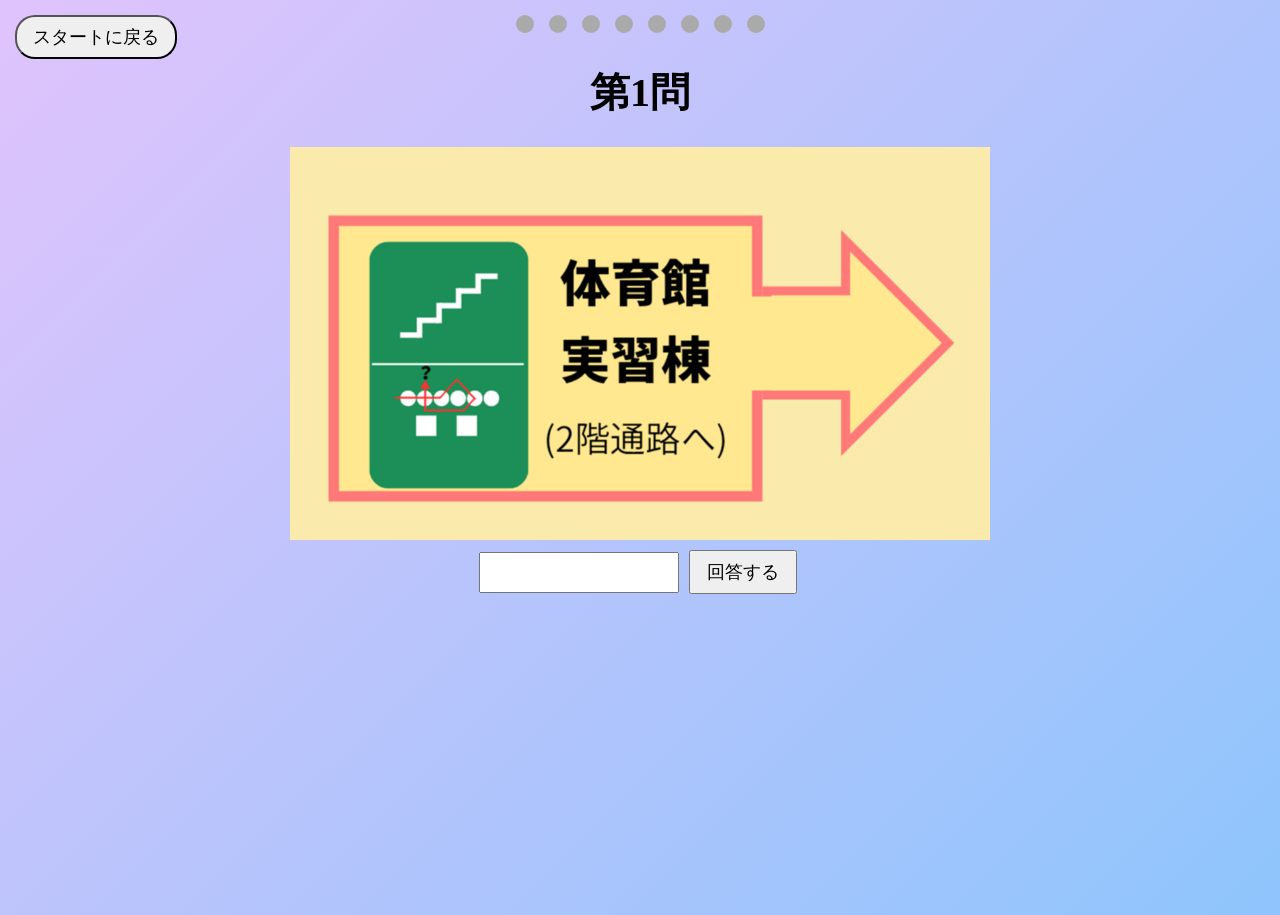
<file: quiz.html>
<!DOCTYPE html>
<html lang="ja">
<head>
<meta charset="UTF-8">
<meta name="viewport" content="width=device-width,initial-scale=1">
<title>クイズ</title>
<style>
body{
text-align:center;margin:0;min-height:100vh;
background:linear-gradient(135deg,#e0c3fc,#8ec5fc);
font-size:20px;
}
button{font-size:18px;padding:8px 16px;margin:5px}
#startButton{
position:fixed;top:10px;left:10px;border-radius:20px
}
.answer{
font-size:18px;padding:8px;width:200px;
box-sizing:border-box
}
#progress{margin:15px}
.circle{
display:inline-block;width:18px;height:18px;
border-radius:50%;background:#aaa;margin:0 5px
}
.circle.correct{background:green}
.circle.incorrect{background:red}
#quiz1Image{width:min(700px,90vw)}
#quiz2Area{
position:relative;display:inline-block;max-width:100vw
}
#quiz2Image{
width:min(996px,100vw);display:block
}
#canvas{
position:absolute;left:0;top:0;
width:100%;height:100%;touch-action:none
}
#quiz3Image{width:min(850px,90vw)}
#quiz4Image{width:min(1000px,90vw)}
#quiz5Image{width:min(1000px,90vw)}
#quiz6Image,#quiz7Image,#quiz8Image{
width:min(1000px,90vw)
}

.clue-card {
  border: 2px solid #d8c8e8;
  border-radius: 15px;
  background: white;
  padding: 15px;
  margin: 15px auto;
  width: 90%;
  max-width: 600px;
  box-sizing: border-box;
  overflow-wrap: anywhere;
}

.clue-card img {
  display: block;
  width: 100%;
  max-width: 450px;
  height: auto;
  margin: 10px auto;
}

.clue-card p {
  line-height: 1.7;
}

#clueList {
  width: 100%;
  box-sizing: border-box;
  padding: 10px;
}

#clueList h2 {
  text-align: center;
}

/* スマホ向けのサイズ調整 */
@media (max-width: 600px) {
  body {
    padding-top: 70px;
    box-sizing: border-box;
    font-size: 16px;
  }

  h1 {
    font-size: 24px;
  }

  button {
    font-size: 16px;
    padding: 8px 12px;
    min-height: 40px;
  }

  input {
    font-size: 16px;
    padding: 6px;
    max-width: 90%;
    box-sizing: border-box;
  }

  .answer {
    width: 75%;
    max-width: 350px;
  }

  .back-btn {
    font-size: 18px;
    padding: 10px 14px;
  }
  #startButton {
    position: absolute;
    top: 10px;
    left: 10px;
    font-size: 14px;
    padding: 6px 10px;

  }
}
#setumei{white-space:pre-line}
</style>
</head>
<body>

<button id="startButton" onclick="saveData();location.href='form.html'">
スタートに戻る
</button>

<div id="progress">
<span class="circle"></span>
<span class="circle"></span>
<span class="circle"></span>
<span class="circle"></span>
<span class="circle"></span>
<span class="circle"></span>
<span class="circle"></span>
<span class="circle"></span>
</div>

<h1 id="questionNumber">第1問</h1>

<div id="q1">
<img id="quiz1Image" src="クイズ資料/quiz1.png" alt="第1問">
<br>
<input class="answer" id="answer1" type="text">
<button onclick="checkQ1()">回答する</button>
</div>

<div id="q2" style="display:none">
<div id="quiz2Area">
<img id="quiz2Image" src="クイズ資料/quiz2.png" alt="第2問">
<canvas id="canvas"></canvas>
</div>
<div>
<input class="answer" id="answer2" type="text">
<br>
<button onclick="checkQ2()">回答する</button>
<button onclick="retryQ2()">やり直す</button>
</div>
</div>

<div id="q3" style="display:none">
<img id="quiz3Image" src="クイズ資料/quiz3.png" alt="第3問">
<br>
<input class="answer" id="answer3" type="text">
<button onclick="checkQ3()">回答する</button>
</div>

<div id="q4" style="display:none">
<img id="quiz4Image" src="クイズ資料/quiz4.png" alt="第4問">
<br>
<input class="answer" id="answer4" type="text">
<button onclick="checkQ4()">回答する</button>
</div>

<div id="q5" style="display:none">
<img id="quiz5Image" src="クイズ資料/quiz5.png" alt="第5問">
<br>
<input class="answer" id="answer5" type="text">
<button onclick="checkQ5()">回答する</button>
</div>

<div id="q6" style="display:none">
<img id="quiz6Image" src="クイズ資料/quiz6.png" alt="第6問">
<br>
<input class="answer" id="answer6" type="text">
<button onclick="checkQ6()">回答する</button>
</div>

<div id="q7" style="display:none">
<img id="quiz7Image" src="クイズ資料/quiz7.png" alt="第7問">
<br>
<input class="answer" id="answer7" type="text">
<button onclick="checkQ7()">回答する</button>
</div>

<div id="q8" style="display:none">
<img id="quiz8Image" src="クイズ資料/quiz8.png" alt="第8問">
<br>
<input class="answer" id="answer8" type="text">
<button onclick="checkQ8()">回答する</button>
<br>
<!-- 第2〜7問の手がかりを見るボタン -->
<button type="button" onclick="showClues()">手がかりを確認する</button>
</div>



<!-- 手がかり一覧 -->
<div id="clueList" style="display:none;">
  <h2>手がかり一覧</h2>
  <p>第2問〜第7問の画像・答え・解説を確認しよう！</p>

  <div class="clue-card">
    <h3>第2問</h3>
    <img src="クイズ資料/quiz2.png" alt="第2問の画像">
    <p><strong>答え：調理</strong></p>
    <p>解説：画像のヒントは「はくまいうえのにもじよめ」。集団調理の調理という文字に白米が重なっていて、答えの「調理」につながるよ。</p>
  </div>

  <div class="clue-card">
    <h3>第3問</h3>
    <img src="クイズ資料/quiz3.png" alt="第3問の画像">
    <p><strong>答え：しんかんせん</strong></p>
    <p>解説：画像に書かれたヒントや文字をよく確認してみよう。</p>
  </div>

  <div class="clue-card">
    <h3>第4問</h3>
    <img src="クイズ資料/quiz4.png" alt="第4問の画像">
    <p><strong>答え：おりもの</strong></p>
    <p>解説：廊下にある衣装ケースの中にある衣装の順番に並べ替えよう。</p>
  </div>

  <div class="clue-card">
    <h3>第5問</h3>
    <img src="クイズ資料/quiz5.png" alt="第5問の画像">
    <p><strong>答え：プログラム</strong></p>
    <p>解説：実物のダーツの的にある点数を解いた問題数である、４問で割り切れる場所の文字を並べてみよう。</p>
  </div>

  <div class="clue-card">
    <h3>第6問</h3>
    <img src="クイズ資料/quiz6.png" alt="第6問の画像">
    <p><strong>答え：デジタルデザイン</strong></p>
    <p>解説：ポスターと画像内の「ほし」の例から、５０音順に文字を変えていく。それぞれ対応させてみよう。</p>
  </div>

  <div class="clue-card">
    <h3>第7問</h3>
    <img src="クイズ資料/quiz7.png" alt="第7問の画像">
    <p><strong>答え：パッキング</strong></p>
    <p>解説：1.ハサミ  2.カッターナイフ  3.ホッチキス  4.テープ類  5.穴あけパンチ  6.ワイヤー</p>
  </div>

  <button type="button" onclick="hideClues()">第8問に戻る</button>
</div>


<p id="result"></p>
<p id="setumei"></p>
<div id="navigation"></div>

<script>

function showClues() {
  document.getElementById("q8").style.display = "none";
  document.getElementById("clueList").style.display = "block";
  window.scrollTo(0, 0);
}

function hideClues() {
  document.getElementById("clueList").style.display = "none";
  nextQ(8);
}

let q=Number(localStorage.getItem("quizQ"))||1;
if(q<1||q>8)q=1;

let results=JSON.parse(localStorage.getItem("quizResults")||"null")||[null,null,null,null,null,null,null,null];
let answers=JSON.parse(localStorage.getItem("quizAnswers")||"null")||[];
let submitted=JSON.parse(localStorage.getItem("quizSubmitted")||"null")||[false,false,false,false,false,false,false,false];
let resultTexts=JSON.parse(localStorage.getItem("quizResultTexts")||"null")||["","","","","","","",""];
let explanations=JSON.parse(localStorage.getItem("quizExplanations")||"null")||["","","","","","","",""];

while(results.length<8)results.push(null);
while(answers.length<8)answers.push("");
while(submitted.length<8)submitted.push(false);
while(resultTexts.length<8)resultTexts.push("");
while(explanations.length<8)explanations.push("");

const result=document.getElementById("result");
const setumei=document.getElementById("setumei");
const navigation=document.getElementById("navigation");
const canvas=document.getElementById("canvas");
const ctx=canvas.getContext("2d");

function saveData(){
localStorage.setItem("quizQ",q);
localStorage.setItem("quizResultTexts",JSON.stringify(resultTexts));
localStorage.setItem("quizExplanations",JSON.stringify(explanations));
localStorage.setItem("quizResults",JSON.stringify(results));
localStorage.setItem("quizAnswers",JSON.stringify([
document.getElementById("answer1").value,
document.getElementById("answer2").value,
document.getElementById("answer3").value,
document.getElementById("answer4").value,
document.getElementById("answer5").value,
document.getElementById("answer6").value,
document.getElementById("answer7").value,
document.getElementById("answer8").value
]));
localStorage.setItem("quizSubmitted",JSON.stringify(submitted));
localStorage.setItem("quizResultText",result.textContent);
localStorage.setItem("quizExplanation",setumei.textContent);

if(canvas.width>0&&canvas.height>0){
localStorage.setItem("quizCanvas",canvas.toDataURL());
}
}

function checkQ1(){
let a=document.getElementById("answer1").value;

if(a==="start" || a==="START" || a==="スタート"){
result.textContent="正解！";
setumei.textContent="正解は「start」です。\nここから謎解きクイズスタートです！\n矢印通りに階段を上り２階についたら右に曲がり直進してください。\n実習等２階の謎を解きましょう。";
setResult(true);
}else{
result.textContent="不正解……";
setumei.textContent="正解は「start」です。\nここから謎解きクイズスタートです！\n矢印通りに階段を上り２階についたら右に曲がり直進してください。\n実習等２階の謎を解きましょう。";
setResult(false);
}

navigation.innerHTML='<button onclick="nextQ(2)">次の問題</button>';
navigation.style.display="block";
saveData();
}

function checkQ2(){
let a=document.getElementById("answer2").value;

if(a==="調理" || a==="ちょうり" || a==="チョウリ"){
result.textContent="正解！";
setumei.textContent="正解は「調理」です！\n第3問へ進もう！\n実習棟１階で第３問を解こう！";
setResult(true);
}else{
result.textContent="不正解……";
setumei.textContent="正解は「調理」です！\n絵をつなげると「はくまいうえのにもじよめ」になります。\n白米のイラストが描いてある集団調理の「調理」が答えになります。\n実習棟一階で第3問へ進もう！";
setResult(false);
}

navigation.innerHTML='<button onclick="nextQ(3)">次の問題</button>';
navigation.style.display="block";
saveData();
}

function checkQ3(){
let a=document.getElementById("answer3").value;

if(a==="しんかんせん" || a==="新幹線" || a==="シンカンセン"){
result.textContent="正解！";
setumei.textContent="正解は「しんかんせん」です！\n次は実習棟三階で謎を解きましょう";
setResult(true);
}else{
result.textContent="不正解……";
setumei.textContent="正解は「しんかんせん」です！\n次は実習棟三階で謎を解きましょう";
setResult(false);
}

navigation.innerHTML='<button onclick="nextQ(4)">次の問題</button>';
navigation.style.display="block";
saveData();
}

function checkQ4(){
let a=document.getElementById("answer4").value;

if(a==="おりもの" || a==="織物" || a==="オリモノ"){
result.textContent="正解！";
setumei.textContent="正解は「おりもの」です！\n次の問題は実習棟4階で解きましょう";
setResult(true);
}else{
result.textContent="不正解……";
setumei.textContent="正解は「おりもの」です！\n次の問題は実習棟4階で解きましょう";
setResult(false);
}

navigation.innerHTML='<button onclick="nextQ(5)">次の問題</button>';
navigation.style.display="block";
saveData();
}

function checkQ5(){
let a=document.getElementById("answer5").value;

if(a==="プログラム" || a==="ぷろぐらむ"){
result.textContent="正解！";
setumei.textContent="正解は「プログラム」です！\n次の問題は、同じ階で反対側にある、情報処理科のエリアで解こう！";
setResult(true);
}else{
result.textContent="不正解……";
setumei.textContent="正解は「プログラム」です！\n次の問題は、同じ階で反対側にある、情報処理科のエリアで解こう！";
setResult(false);
}

navigation.innerHTML='<button onclick="nextQ(6)">次の問題</button>';
navigation.style.display="block";
saveData();
}

function checkQ6(){
let a=document.getElementById("answer6").value;

if(a==="デジタルデザイン" || a==="でじたるでざいん"){
result.textContent="正解！";
setumei.textContent="正解は「デジタルデザイン」です！\n５階で次の問題を解きましょう！";
setResult(true);
}else{
result.textContent="不正解……";
setumei.textContent="正解は「デジタルデザイン」です！\n５階で次の問題を解きましょう！";
setResult(false);
}

navigation.innerHTML='<button onclick="nextQ(7)">次の問題</button>';
navigation.style.display="block";
saveData();
}

function checkQ7(){
let a=document.getElementById("answer7").value;

if(a==="パッキング" || a==="ぱっきんぐ"){
result.textContent="正解！";
setumei.textContent="正解は「パッキング」です！\n次は最終問題です！";
setResult(true);
}else{
result.textContent="不正解……";
setumei.textContent="正解は「パッキング」です！\n次は最終問題です！";
setResult(false);
}

navigation.innerHTML='<button onclick="nextQ(8)">次の問題</button>';
navigation.style.display="block";
saveData();
}

function checkQ8(){
let a=document.getElementById("answer8").value;

if(a==="こしそうさい" || a==="コシソウサイ" || a==="越総祭"){
result.textContent="正解！";
setumei.textContent="正解は「こしそうさい」です！\n最後まで遊んでいただきありがとうございました！";
setResult(true);
}else{
result.textContent="不正解……";
setumei.textContent="正解は「こしそうさい」です！\n最後まで遊んでいただきありがとうございました！";
setResult(false);
}

navigation.innerHTML='<button onclick="showEnding()">エンディングへ</button>';
navigation.style.display="block";
saveData();
}

function resetAndReturn(){
localStorage.removeItem("quizQ");
localStorage.removeItem("quizResults");
localStorage.removeItem("quizAnswers");
localStorage.removeItem("quizSubmitted");
localStorage.removeItem("quizResultText");
localStorage.removeItem("quizExplanation");
localStorage.removeItem("quizResultTexts");
localStorage.removeItem("quizExplanations");
localStorage.removeItem("quizCanvas");

location.href="form.html";
}

function showEnding(){

  document.getElementById("q1").style.display="none";
  document.getElementById("q2").style.display="none";
  document.getElementById("q3").style.display="none";
  document.getElementById("q4").style.display="none";
  document.getElementById("q5").style.display="none";
  document.getElementById("q6").style.display="none";
  document.getElementById("q7").style.display="none";
  document.getElementById("q8").style.display="none";

  document.getElementById("questionNumber").style.display="none";
  document.getElementById("progress").style.display="none";
  document.getElementById("result").style.display="none";
  document.getElementById("setumei").style.display="none";
  document.getElementById("navigation").style.display="none";

  document.getElementById("ending").style.display="block";

  window.scrollTo(0,0);
}

function nextQ(num){
saveData();
q=num;

document.getElementById("q1").style.display="none";
document.getElementById("q2").style.display="none";
document.getElementById("q3").style.display="none";
document.getElementById("q4").style.display="none";
document.getElementById("q5").style.display="none";
document.getElementById("q6").style.display="none";
document.getElementById("q7").style.display="none";
document.getElementById("q8").style.display="none";

navigation.style.display="none";
navigation.innerHTML="";
result.textContent="";
setumei.textContent="";
document.getElementById("questionNumber").textContent="第"+num+"問";

if(num===1){
document.getElementById("q1").style.display="block";
}else if(num===2){
document.getElementById("q2").style.display="block";
resize();
}else if(num===3){
document.getElementById("q3").style.display="block";
}else if(num===4){
document.getElementById("q4").style.display="block";
}else if(num===5){
document.getElementById("q5").style.display="block";
}else if(num===6){
document.getElementById("q6").style.display="block";    
}else if(num===7){
document.getElementById("q7").style.display="block";
}else if(num===8){
document.getElementById("q8").style.display="block";    
}

if(submitted[q-1]){
result.textContent=resultTexts[q-1];
setumei.textContent=explanations[q-1];

if(q<8){
navigation.innerHTML='<button onclick="nextQ('+(q+1)+')">次の問題</button>';
navigation.style.display="block";
}
}

saveData();
}

function setResult(ok){
results[q-1]=ok?"correct":"incorrect";
submitted[q-1]=true;

document.querySelectorAll(".circle").forEach((c,i)=>{
c.className="circle";
if(results[i])c.classList.add(results[i]);
});
resultTexts[q-1]=result.textContent;
explanations[q-1]=setumei.textContent;

saveData();
}

canvas.addEventListener("pointerdown",e=>{
drawing=true;
ctx.beginPath();
ctx.moveTo(e.offsetX,e.offsetY);
});

canvas.addEventListener("pointermove",e=>{
if(!drawing)return;
ctx.lineTo(e.offsetX,e.offsetY);
ctx.stroke();
});

canvas.addEventListener("pointerup",()=>{
drawing=false;
saveData();
});

canvas.addEventListener("pointercancel",()=>{
drawing=false;
saveData();
});

canvas.addEventListener("pointerleave",()=>{
drawing=false;
saveData();
});

function retryQ2(){
ctx.clearRect(0,0,canvas.width,canvas.height);
localStorage.removeItem("quizCanvas");
saveData();
}

function resize(){
let oldData=null;

if(canvas.width>0&&canvas.height>0){
oldData=canvas.toDataURL();
}else{
oldData=localStorage.getItem("quizCanvas");
}

canvas.width=canvas.offsetWidth;
canvas.height=canvas.offsetHeight;

if(oldData&&canvas.width>0&&canvas.height>0){
let img=new Image();
img.onload=()=>{
ctx.drawImage(img,0,0,canvas.width,canvas.height);
};
img.src=oldData;
}
}

document.querySelectorAll(".answer").forEach(input=>{
input.addEventListener("input",saveData);
});

window.addEventListener("resize",resize);

function restoreData(){
document.getElementById("answer1").value=answers[0]||"";
document.getElementById("answer2").value=answers[1]||"";
document.getElementById("answer3").value=answers[2]||"";
document.getElementById("answer4").value=answers[3]||"";
document.getElementById("answer5").value=answers[4]||"";
document.getElementById("answer6").value=answers[5]||"";
document.getElementById("answer7").value=answers[6]||"";
document.getElementById("answer8").value=answers[7]||"";

document.querySelectorAll(".circle").forEach((c,i)=>{
c.className="circle";
if(results[i])c.classList.add(results[i]);
});

nextQ(q);
}

restoreData();
</script>

<!-- エンディング画面 -->
<div id="ending" style="display:none; padding:30px 15px;">

  <h1>クイズ終了！</h1>
  <p>最後まで挑戦してくれてありがとう！</p>

  <hr>

  <h2>製作者</h2>
  <p>３年課題研究２班<br>高橋<br>てぃーらむ</p>

  <br>

  <button onclick="resetAndReturn()">スタートに戻る</button>

</div>

</body>
</html>
</file>
<file: map.css>
body {
    font-family: Arial, sans-serif, "Helvetica Neue", "Hiragino Kaku Gothic ProN", "Meiryo";
    text-align: center;
    background-color: aliceblue;
    padding: 15px 10px;
    margin: 0;
    user-select: none;
}

h1 {
    font-size: 20px;
    color: #333;
    margin-bottom: 4px;
}

p {
    color: #666;
    font-size: 13px;
    margin-bottom: 12px;
}

/* ヘッダー & 右上ミニサムネイルバッジ */
.header-container {
    position: relative;
    display: flex;
    justify-content: center;
    align-items: center;
    max-width: 900px;
    margin: 0 auto;
    padding: 0 10px;
}

.complete-badge-thumb {
    position: absolute;
    right: 10px;
    top: 50%;
    transform: translateY(-50%);
    width: 50px;
    height: 36px;
    border-radius: 8px;
    overflow: hidden;
    border: 2px solid #ff9f43;
    box-shadow: 0 3px 8px rgba(0, 0, 0, 0.3);
    cursor: pointer;
    z-index: 100;
    transition: transform 0.2s ease;
    animation: thumbPulse 2s infinite ease-in-out;
    background: #ffffff;
}

.complete-badge-thumb:active {
    transform: translateY(-50%) scale(0.92);
}

.badge-img {
    width: 100%;
    height: 100%;
    object-fit: cover;
    display: block;
}

@keyframes thumbPulse {
    0%, 100% { transform: translateY(-50%) scale(1); }
    50% { transform: translateY(-50%) scale(1.08); }
}

/* フロア切り替えボタン */
.floor-selector {
    display: flex;
    justify-content: center;
    gap: 8px;
    margin-bottom: 15px;
}

.floor-btn {
    padding: 8px 16px;
    background-color: #e0e0e0;
    border: 2px solid #ccc;
    border-radius: 20px;
    font-weight: bold;
    cursor: pointer;
    transition: all 0.2s;
}

.floor-btn.active {
    background-color: #007bff;
    color: #fff;
    border-color: #0056b3;
}

/* 上下エリア切替インジケーター & ボタン */
.area-control {
    text-align: center;
    margin-bottom: 10px;
}

.area-indicator {
    font-weight: bold;
    color: #555;
    margin-bottom: 6px;
}

.area-btn-group {
    display: grid !important;
    grid-template-columns: repeat(2, 150px) !important;
    justify-content: center !important;
    gap: 8px 12px !important;
    margin: 0 auto !important;
}

.area-btn {
    width: 100% !important;
    padding: 8px 10px;
    background-color: #f8f9fa;
    border: 1px solid #aaa;
    border-radius: 6px;
    font-size: 13px;
    font-weight: bold;
    cursor: pointer;
    box-sizing: border-box;
}
.area-btn:active {
    background-color: #ddd;
}

/* 5F選択時のボタン非表示制御 */
:has(.floor-5f) .btn-up,
:has(.floor-5f) .btn-down,
:has(#mapContainer.floor-5f) .btn-up,
:has(#mapContainer.floor-5f) .btn-down {
    display: none !important;
}

:has(.floor-5f) .area-btn-group,
:has(#mapContainer.floor-5f) .area-btn-group {
    grid-template-columns: repeat(2, 140px) !important;
}

.map-container {
    position: relative;
    width: 100%;
    max-width: 900px;
    height: 350px;
    margin: 0 auto 15px;
    background: #ffffff;
    border: 4px solid #718093;
    border-radius: 12px;
    box-shadow: 0 6px 12px rgba(0, 0, 0, 0.1);
    overflow: hidden;
    touch-action: none;
}

.map-content {
    position: absolute;
    top: 0;
    left: 0;
    width: 200%;
    min-width: 1600px;
    transition: transform 0.8s ease-out;
}

.map-image {
    width: 100%;
    height: auto;
    display: block;
}

/* 階数ごとのマップ初期位置 */
.floor-1f .map-content { height: 250%; transform: translate(-38%, -5%); }
.map-container.floor-1f:not(.view-right) .map-content { height: 180%; transform: translate(0%, -10%); }
.map-container.floor-1f.view-bottom:not(.view-right) .map-content { height: 180%; transform: translate(0%, -80%); }
.map-container.floor-1f.view-bottom.view-right .map-content { height: 250%; transform: translate(-50%, -55%); }

.floor-2f .map-content { height: 250%; transform: translate(0%, 0%); }
.map-container.floor-2f.view-bottom .map-content { transform: translate(0%, -20%); }
.map-container.floor-2f.view-right .map-content { transform: translate(-32%, 0%); }
.map-container.floor-2f.view-bottom.view-right .map-content { transform: translate(-45%, -55%); }

.floor-3f .map-content { height: 120% !important; transform: translate(0%, 0%) !important; }
.map-container.floor-3f.view-bottom .map-content { transform: translate(0%, -40%) !important; }
.map-container.floor-3f.view-right .map-content { transform: translate(-50%, 0%) !important; }
.map-container.floor-3f.view-bottom.view-right .map-content { transform: translate(-50%, -40%) !important; }

.floor-4f .map-content { height: 120%; transform: translate(0%, 0%); }
.map-container.floor-4f.view-bottom .map-content { transform: translate(0%, -33%); }
.map-container.floor-4f.view-right .map-content { transform: translate(-50%, 0%); }
.map-container.floor-4f.view-bottom.view-right .map-content { transform: translate(-50%, -33%); }

.floor-5f .map-content { height: 100%; transform: translate(0%, 0%); }
.map-container.floor-5f.view-right .map-content { transform: translate(-50%, 0%); }

.map-overlay {
    position: absolute;
    top: 0; left: 0;
    width: 100%; height: 100%;
    pointer-events: none;
}

.floor-layer {
    display: none;
    position: absolute;
    top: 0; left: 0;
    width: 100%; height: 100%;
}

.floor-layer.active {
    display: block;
}

/* ピン・スタンプ設定 */
.stamp {
    width: 54px;
    height: 54px;
    border-radius: 50%;
    display: flex;
    justify-content: center;
    align-items: center;
    background-color: rgba(255, 255, 255, 0.95);
    border: 3px solid #ccc;
    color: #333;
    font-weight: bold;
    font-size: 10px;
    position: absolute;
    z-index: 20;
    box-shadow: 0 4px 8px rgba(0, 0, 0, 0.15);
    transition: all 0.3s ease;
    cursor: pointer;
    transform: translate(-50%, -50%);
    pointer-events: auto;
}

.stamp.ready {
    background-color: #00d2d3;
    border: 3px solid #01a3a4;
    color: #fff;
    box-shadow: 0 0 12px rgba(0, 210, 211, 0.8);
    animation: pulse 1.5s infinite;
}

.stamp.active {
    background-color: #ff9f43;
    border: 3px solid #e67e22;
    color: #fff;
    transform: translate(-50%, -50%) scale(1.1);
    box-shadow: 0 4px 12px rgba(230, 126, 34, 0.5);
    animation: none;
}

@keyframes pulse {
    0% { transform: translate(-50%, -50%) scale(1); }
    50% { transform: translate(-50%, -50%) scale(1.08); }
    100% { transform: translate(-50%, -50%) scale(1); }
}

.btn-back {
    display: inline-block;
    padding: 10px 24px;
    background-color: #007bff;
    color: #fff;
    border-radius: 8px;
    text-decoration: none;
    font-weight: bold;
    margin-top: 10px;
    font-size: 15px;
}

/* スタンプ操作モーダル */
.stamp-modal-overlay {
    display: none;
    position: fixed;
    top: 0; left: 0;
    width: 100vw; height: 100vh;
    background-color: rgba(0, 0, 0, 0.7);
    z-index: 1000;
    justify-content: center;
    align-items: center;
}

.stamp-modal-card {
    background-color: #fff;
    width: 320px;
    padding: 24px 20px;
    border-radius: 16px;
    position: relative;
    box-shadow: 0 10px 25px rgba(0, 0, 0, 0.3);
    display: flex;
    flex-direction: column;
    align-items: center;
}

.modal-close-btn {
    position: absolute;
    top: 10px; right: 14px;
    font-size: 22px;
    font-weight: bold;
    color: #888;
    cursor: pointer;
    z-index: 10;
}

.modal-title {
    font-size: 18px;
    font-weight: bold;
    color: #2c3e50;
    margin-bottom: 8px;
}

.modal-desc {
    font-size: 12px;
    color: #7f8c8d;
    margin-bottom: 20px;
    height: 18px;
}

.stamp-stage {
    position: relative;
    width: 220px;
    height: 220px;
    margin-bottom: 15px;
    display: flex;
    justify-content: center;
    align-items: center;
}

.stamp.active,
.modal-stamp-spot.active {
    font-size: 0;
    background-size: cover;
    background-repeat: no-repeat;
    background-position: center;
    background-color: transparent;
    border: none;
}

.modal-stamp-spot {
    width: 140px;
    height: 140px;
    border-radius: 50%;
    border: 4px dashed #bdc3c7;
    background-color: #f8f9fa;
    display: flex;
    justify-content: center;
    align-items: center;
    font-size: 16px;
    font-weight: bold;
    color: #95a5a6;
    transition: transform 0.2s ease, background-color 0.3s, border-color 0.3s;
    position: relative;
    z-index: 10;
    cursor: pointer;
    box-sizing: border-box;
    touch-action: none;
}

.modal-stamp-spot.ready {
    border: 4px solid #00d2d3;
    background-color: #e0f7fa;
    color: #00838f;
    box-shadow: 0 0 20px rgba(0, 210, 211, 0.5);
}

.modal-stamp-spot.pressing {
    animation: shake 0.1s infinite;
}

.modal-stamp-spot.active {
    border: 4px solid #e67e22;
    background-color: #ff9f43;
    color: #fff;
    font-size: 32px;
    box-shadow: 0 6px 20px rgba(230, 126, 34, 0.5);
    cursor: default;
}

.stamp-tool {
    position: absolute;
    top: 0; right: 0;
    width: 50px; height: 50px;
    background-color: #e74c3c;
    border: 3px solid #c0392b;
    border-radius: 50%;
    color: white;
    font-size: 10px;
    font-weight: bold;
    display: flex;
    justify-content: center;
    align-items: center;
    box-shadow: 0 4px 10px rgba(0, 0, 0, 0.25);
    z-index: 15;
    transition: transform 0.4s cubic-bezier(0.175, 0.885, 0.32, 1.275), opacity 0.3s;
    pointer-events: none;
}

.stamp-tool::after {
    content: "ハンコ";
}

.progress-ring {
    position: absolute;
    top: 20px; left: 20px;
    width: 180px;
    height: 180px;
    pointer-events: none;
    z-index: 20;
    transform: rotate(-90deg);
}

.progress-ring circle {
    fill: transparent;
    stroke: #00d2d3;
    stroke-width: 8;
    stroke-dasharray: 452;
    stroke-dashoffset: 452;
    stroke-linecap: round;
    transition: stroke-dashoffset 0.1s linear;
}

@keyframes shake {
    0% { transform: scale(1) rotate(0deg); }
    25% { transform: scale(0.98) rotate(-2deg); }
    50% { transform: scale(0.98) rotate(2deg); }
    75% { transform: scale(0.98) rotate(-1deg); }
    100% { transform: scale(1) rotate(1deg); }
}

@keyframes popImpact {
    0% { transform: scale(0.8); }
    50% { transform: scale(1.15); }
    100% { transform: scale(1); }
}

/* ★ コンプリートモーダル（レスポンシブ完全対応） */
.complete-modal-overlay {
    display: none;
    position: fixed;
    top: 0; left: 0;
    width: 100vw; height: 100vh;
    height: 100dvh;
    background-color: rgba(0, 0, 0, 0.85);
    z-index: 2000;
    justify-content: center;
    align-items: center;
    backdrop-filter: blur(4px);
    box-sizing: border-box;
    padding: 10px;
}

.complete-modal-card {
    background: #ffffff;
    width: 92%;
    max-width: 480px;
    padding: 24px 16px 16px;
    border-radius: 16px;
    position: relative;
    box-shadow: 0 10px 30px rgba(0, 0, 0, 0.5);
    display: flex;
    flex-direction: column;
    align-items: center;
    box-sizing: border-box;
}

.complete-illustration-single {
    width: 100%;
    margin-top: 8px;
    margin-bottom: 12px;
    display: flex;
    justify-content: center;
    align-items: center;
    overflow: hidden;
}

.complete-main-img {
    width: 100%;
    max-height: 65vh;
    object-fit: contain;
    display: block;
    border-radius: 8px;
}

.btn-complete-close {
    width: 100%;
    padding: 12px 0;
    background: #007bff;
    color: #ffffff;
    font-size: 15px;
    font-weight: bold;
    border: none;
    border-radius: 10px;
    cursor: pointer;
    box-shadow: 0 4px 10px rgba(0, 123, 255, 0.3);
}

.btn-complete-close:active {
    background: #0056b3;
}

/* スマホ対応レスポンシブ設定 */
@media (max-width: 768px) {
    .map-container { height: 280px; }

    .floor-1f .map-content { width: 250%; min-width: auto; }
    .map-container.floor-1f:not(.view-right) .map-content { height: 320%; transform: translate(0%, 0%); }
    .map-container.floor-1f.view-bottom:not(.view-right) .map-content { height: 320%; transform: translate(-21%, -23%); }
    .map-container.floor-1f.view-right .map-content { height: 320%; transform: translate(-42%, 0%); }
    .map-container.floor-1f.view-bottom.view-right .map-content { height: 320%; transform: translate(-63%, -23%); }

    .floor-2f .map-content { width: 250%; min-width: auto; }
    .map-container.floor-2f:not(.view-right) .map-content { height: 330%; transform: translate(0%, 0%); }
    .map-container.floor-2f.view-bottom:not(.view-right) .map-content { height: 330%; transform: translate(-19%, -20%); }
    .map-container.floor-2f.view-right .map-content { height: 330%; transform: translate(-39%, 0%); }
    .map-container.floor-2f.view-bottom.view-right .map-content { height: 330%; transform: translate(-60%, -20%); }

    .floor-3f .map-content { width: 200%; min-width: auto; }
    .map-container.floor-3f:not(.view-right) .map-content { height: 300%; transform: translate(0%, 0%); }
    .map-container.floor-3f.view-bottom:not(.view-right) .map-content { height: 300%; transform: translate(-10%, -20%); }
    .map-container.floor-3f.view-right .map-content { height: 300%; transform: translate(-50%, 0%); }
    .map-container.floor-3f.view-bottom.view-right .map-content { height: 300%; transform: translate(-50%, -20%); }

    .floor-4f .map-content { width: 200%; min-width: auto; }
    .map-container.floor-4f:not(.view-right) .map-content { height: 250%; transform: translate(0%, 0%); }
    .map-container.floor-4f.view-bottom:not(.view-right) .map-content { height: 250%; transform: translate(0%, -20%); }
    .map-container.floor-4f.view-right .map-content { height: 250%; transform: translate(-53%, 0%); }
    .map-container.floor-4f.view-bottom.view-right .map-content { height: 250%; transform: translate(-53%, -20%); }

    .floor-5f .map-content { width: 200%; min-width: auto; }
    .map-container.floor-5f:not(.view-right) .map-content { height: 210%; transform: translate(0%, 0%); }
    .map-container.floor-5f.view-right .map-content { height: 210%; transform: translate(-50%, 0%); }
}
</file>
